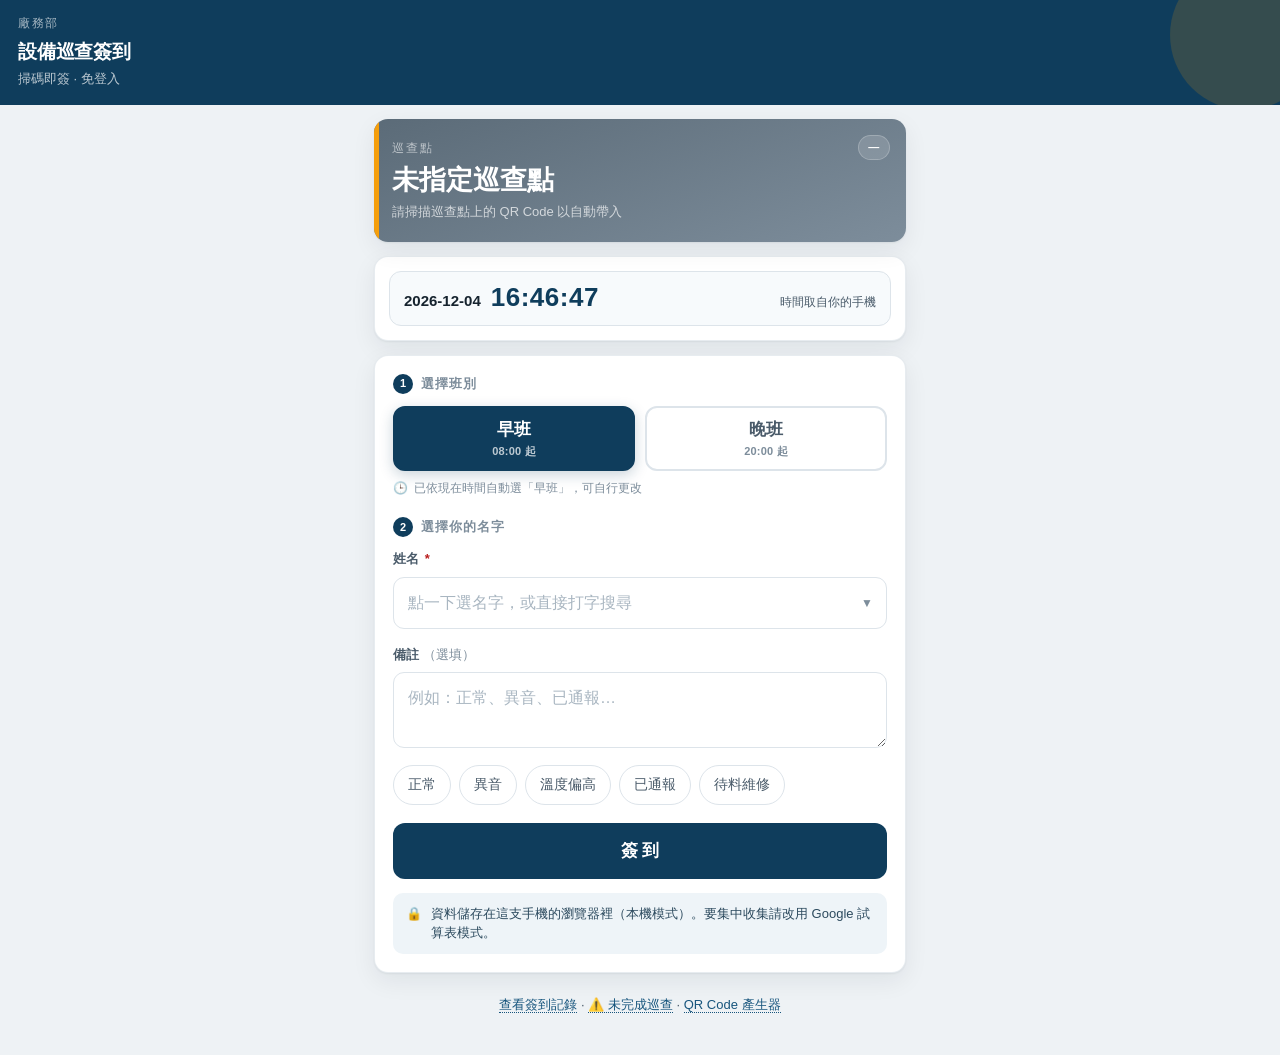
<file: index.html>
<!DOCTYPE html>
<html lang="zh-Hant">
<head>
<meta charset="UTF-8">
<meta name="viewport" content="width=device-width, initial-scale=1, viewport-fit=cover">
<meta name="theme-color" content="#0f3d5c">
<meta name="format-detection" content="telephone=no">
<title>巡查簽到</title>
<link rel="stylesheet" href="assets/base.css">
<style>
  /* 首頁專用微調 */
  .wrap{padding-top:14px}
  #formCard{transition:opacity .2s}
  .submitting{opacity:.55;pointer-events:none}
  .point-hero .name{word-break:break-word}
  .badge-point{display:inline-flex;align-items:center;gap:6px}
  .offline-bar{
    display:none;background:var(--warn-bg);color:var(--warn);
    font-size:13px;padding:9px 14px;border-radius:10px;margin-bottom:12px;
    align-items:center;gap:8px;
  }
  .offline-bar.show{display:flex}
  .queue-bar{
    display:none;background:#eef4f8;color:#2c4a5e;font-size:13px;
    padding:9px 14px;border-radius:10px;margin-bottom:12px;
    align-items:center;gap:8px;justify-content:space-between;
  }
  .queue-bar.show{display:flex}
  .queue-bar button{
    border:none;background:var(--primary);color:#fff;font-family:inherit;
    font-size:13px;font-weight:700;padding:7px 13px;border-radius:8px;cursor:pointer;
  }

  /* 班別大按鈕 */
  .shift-row{display:grid;grid-template-columns:1fr 1fr;gap:10px}
  .shift-btn{
    display:flex;flex-direction:column;align-items:center;justify-content:center;gap:3px;
    min-height:64px;padding:10px 8px;border-radius:12px;cursor:pointer;
    border:2px solid var(--line);background:#fff;color:var(--ink-2);
    font-family:inherit;font-size:17px;font-weight:800;transition:.15s;
  }
  .shift-btn .sub{font-size:11px;font-weight:600;color:var(--ink-3);letter-spacing:.02em}
  .shift-btn:active{transform:scale(.985)}
  .shift-btn.on{
    background:var(--primary);border-color:var(--primary);color:#fff;
    box-shadow:0 4px 14px rgba(15,61,92,.22);
  }
  .shift-btn.on .sub{color:rgba(255,255,255,.72)}
  .shift-hint{font-size:12px;color:var(--ink-3);margin-top:8px;display:flex;gap:6px;align-items:flex-start}
</style>
</head>
<body>

<header class="topbar">
  <div class="org" id="orgName">廠務部</div>
  <h1 id="siteTitle">設備巡查簽到</h1>
  <div class="sub">掃碼即簽 · 免登入</div>
</header>

<main class="wrap">

  <div class="offline-bar" id="offlineBar">
    <span>⚠️</span><span>目前沒有網路，簽到會先存在手機裡，恢復連線後自動補送。</span>
  </div>

  <div class="queue-bar" id="queueBar">
    <span id="queueText">有 0 筆待補送</span>
    <button type="button" id="queueBtn">立即補送</button>
  </div>

  <!-- 巡查點 -->
  <section class="point-hero" id="pointHero">
    <div class="code" id="pointCode">P1</div>
    <div class="label">巡查點</div>
    <div class="name" id="pointName">1 號機台</div>
    <div class="desc" id="pointDesc">A 區 · 生產線一</div>
  </section>

  <!-- 時間 -->
  <section class="card tight">
    <div class="clock">
      <span class="date" id="clockDate">2026-11-03</span>
      <span class="time" id="clockTime">00:00:00</span>
      <span class="hint">時間取自你的手機</span>
    </div>
  </section>

  <!-- 表單 -->
  <section class="card" id="formCard">
    <div class="card-title"><span class="num">1</span>選擇班別</div>

    <div class="shift-row" id="shiftRow">
      <button class="shift-btn" type="button" data-shift="早班">
        <span class="lbl">早班</span><span class="sub" id="dayRange">08:00 起</span>
      </button>
      <button class="shift-btn" type="button" data-shift="晚班">
        <span class="lbl">晚班</span><span class="sub" id="nightRange">20:00 起</span>
      </button>
    </div>
    <div class="shift-hint" id="shiftHint">
      <span>🕒</span><span id="shiftHintText">已依現在時間自動選班別，可自行更改</span>
    </div>

    <div class="card-title" style="margin-top:20px"><span class="num">2</span>選擇你的名字</div>

    <div class="field">
      <label for="nameInput">姓名 <span class="req">*</span></label>
      <div class="combo" id="combo">
        <input class="input" id="nameInput" type="text" autocomplete="off"
               placeholder="點一下選名字，或直接打字搜尋" aria-autocomplete="list"
               aria-expanded="false" aria-controls="comboList">
        <span class="caret">▼</span>
        <ul class="combo-list" id="comboList" role="listbox"></ul>
      </div>
    </div>

    <div class="field">
      <label for="remarkInput">備註 <span style="font-weight:400;color:var(--ink-3)">（選填）</span></label>
      <textarea id="remarkInput" placeholder="例如：正常、異音、已通報…" maxlength="200"></textarea>
      <div class="chips" id="chips"></div>
    </div>

    <div class="note info" id="dupNote" style="display:none">
      <span class="ico">ℹ️</span><span id="dupText"></span>
    </div>

    <div style="margin-top:18px">
      <button class="btn btn-primary" id="submitBtn" type="button">
        <span id="submitLabel">簽 到</span>
      </button>
    </div>

    <div class="note info" style="margin-top:14px">
      <span class="ico">🔒</span>
      <span id="modeNote">資料儲存在這支手機的瀏覽器裡。</span>
    </div>
  </section>

  <div class="foot">
    <a href="records.html">查看簽到記錄</a> · <a href="alert.html">⚠️ 未完成巡查</a> · <a href="qr.html">QR Code 產生器</a>
  </div>
</main>

<!-- 成功畫面 -->
<div class="success" id="success" role="dialog" aria-modal="true" aria-labelledby="succTitle">
  <div class="ring">
    <svg viewBox="0 0 64 64" aria-hidden="true"><path d="M14 34 L26 46 L50 20"/></svg>
  </div>
  <h2 id="succTitle">簽到成功</h2>
  <div class="who" id="succWho">王小明</div>
  <div class="meta" id="succPoint">1 號機台</div>
  <div class="meta" id="succShift">早班</div>
  <div class="meta" id="succTime">14:25:33</div>
  <div class="stamp" id="succStamp">2026-11-03 14:25:33</div>
  <div class="queue" id="succQueue" style="display:none"></div>
  <div class="actions">
    <button class="btn btn-ghost" id="againBtn" type="button">再簽一個</button>
  </div>
</div>

<div class="toast" id="toast"></div>

<script src="config.js"></script>
<script src="assets/store.js"></script>
<script>
(function () {
  "use strict";
  var CFG = window.CHECKIN_CONFIG || {};
  var $ = function (id) { return document.getElementById(id); };

  /* ---------- 基本設定套用 ---------- */
  document.title = (CFG.siteTitle || "巡查簽到");
  $("siteTitle").textContent = CFG.siteTitle || "巡查簽到";
  $("orgName").textContent = CFG.orgName || "";
  if (!CFG.orgName) $("orgName").style.display = "none";

  /* ---------- 取得巡查點 ---------- */
  function param(k) {
    var m = new RegExp("[?&]" + k + "=([^&#]*)").exec(location.search);
    return m ? decodeURIComponent(m[1].replace(/\+/g, " ")) : "";
  }

  var pointCode = (param("point") || param("p") || "").trim();
  var point = QC.getPoint(pointCode);

  if (!point) {
    // 沒帶參數或代碼錯誤 → 顯示提示，但仍可簽到（記錄為「未指定」）
    pointCode = pointCode || "NA";
    $("pointCode").textContent = pointCode === "NA" ? "—" : pointCode;
    $("pointName").textContent = pointCode === "NA" ? "未指定巡查點" : "未知巡查點 " + pointCode;
    $("pointDesc").textContent = pointCode === "NA"
      ? "請掃描巡查點上的 QR Code 以自動帶入"
      : "此代碼不在設定檔中，請確認 QR Code 是否正確";
    $("pointHero").style.background = "linear-gradient(160deg,#5b6b78,#7d8d9b)";
  } else {
    $("pointCode").textContent = point.code;
    $("pointName").textContent = point.name;
    $("pointDesc").textContent = point.desc || "";
    if (!point.desc) $("pointDesc").style.display = "none";
  }

  /* ---------- 時鐘 ---------- */
  var clockDate = $("clockDate"), clockTime = $("clockTime");
  function tick() {
    var d = new Date();
    clockDate.textContent = QC.fmtDate(d);
    clockTime.textContent = QC.fmtTime(d);
  }
  tick();
  setInterval(tick, 1000);

  /* ---------- 班別 ---------- */
  var SHIFT_CFG = CFG.shift || {};
  var DAY_LABEL = SHIFT_CFG.dayLabel || "早班";
  var NIGHT_LABEL = SHIFT_CFG.nightLabel || "晚班";
  var DAY_START = Number(SHIFT_CFG.dayStart != null ? SHIFT_CFG.dayStart : 8);
  var NIGHT_START = Number(SHIFT_CFG.nightStart != null ? SHIFT_CFG.nightStart : 20);

  function hhmm(h) { return (h < 10 ? "0" + h : h) + ":00"; }

  var shiftBtns = Array.prototype.slice.call(document.querySelectorAll(".shift-btn"));
  var currentShift = "";
  var shiftTouched = false;

  // 按鈕文字依 config 更新
  shiftBtns.forEach(function (b) {
    var isDay = b.dataset.shift === "早班";
    b.dataset.shift = isDay ? DAY_LABEL : NIGHT_LABEL;
    b.querySelector(".lbl").textContent = b.dataset.shift;
  });
  $("dayRange").textContent = hhmm(DAY_START) + " 起";
  $("nightRange").textContent = hhmm(NIGHT_START) + " 起";

  function setShift(label, byUser) {
    currentShift = label;
    if (byUser) shiftTouched = true;
    shiftBtns.forEach(function (b) {
      b.classList.toggle("on", b.dataset.shift === label);
      b.setAttribute("aria-pressed", b.dataset.shift === label ? "true" : "false");
    });
    checkDuplicate();
  }

  shiftBtns.forEach(function (b) {
    b.addEventListener("click", function () { setShift(b.dataset.shift, true); });
  });

  // 依現在時間自動預選（config.shift.autoSelect 可關）
  var autoShift = QC.shiftForDate(new Date());
  if (SHIFT_CFG.autoSelect === false) {
    setShift(autoShift, false);
    $("shiftHintText").textContent = "請選擇你的班別";
  } else {
    setShift(autoShift, false);
    $("shiftHintText").textContent = "已依現在時間自動選「" + autoShift + "」，可自行更改";
  }

  /* ---------- 姓名下拉（可搜尋） ---------- */
  var members = (CFG.members || []).slice();
  var nameInput = $("nameInput");
  var comboList = $("comboList");
  var combo = $("combo");
  var activeIdx = -1;
  var filtered = members.slice();

  function initial(n) {
    return n ? n.trim().charAt(0) : "?";
  }

  function renderList(kw) {
    kw = (kw || "").trim().toLowerCase();
    filtered = kw
      ? members.filter(function (m) { return m.toLowerCase().indexOf(kw) >= 0; })
      : members.slice();

    comboList.innerHTML = "";
    if (!filtered.length) {
      var li = document.createElement("li");
      li.className = "empty";
      li.textContent = "找不到符合的名字";
      comboList.appendChild(li);
      activeIdx = -1;
      return;
    }
    filtered.forEach(function (m, i) {
      var li = document.createElement("li");
      li.setAttribute("role", "option");
      li.dataset.name = m;
      li.innerHTML = '<span class="av"></span><span class="tx"></span>';
      li.querySelector(".av").textContent = initial(m);
      li.querySelector(".tx").textContent = m;
      if (i === activeIdx) li.classList.add("active");
      li.addEventListener("mousedown", function (e) {
        e.preventDefault();
        pick(m);
      });
      li.addEventListener("touchstart", function (e) {
        // 讓 touch 也能即時選取
        e.preventDefault();
        pick(m);
      }, { passive: false });
      comboList.appendChild(li);
    });
  }

  function openList() {
    renderList(nameInput.value === lastPicked ? "" : nameInput.value);
    comboList.classList.add("open");
    nameInput.setAttribute("aria-expanded", "true");
  }
  function closeList() {
    comboList.classList.remove("open");
    nameInput.setAttribute("aria-expanded", "false");
    activeIdx = -1;
  }

  var lastPicked = "";
  function pick(name) {
    nameInput.value = name;
    lastPicked = name;
    closeList();
    checkDuplicate();
  }

  nameInput.addEventListener("focus", function () {
    if (nameInput.value === lastPicked) nameInput.select();
    openList();
  });
  nameInput.addEventListener("input", function () {
    lastPicked = "";
    activeIdx = -1;
    openList();
    checkDuplicate();
  });
  nameInput.addEventListener("keydown", function (e) {
    var items = comboList.querySelectorAll("li[data-name]");
    if (e.key === "ArrowDown") {
      e.preventDefault();
      if (!comboList.classList.contains("open")) { openList(); return; }
      activeIdx = Math.min(activeIdx + 1, items.length - 1);
      renderList(nameInput.value === lastPicked ? "" : nameInput.value);
    } else if (e.key === "ArrowUp") {
      e.preventDefault();
      activeIdx = Math.max(activeIdx - 1, 0);
      renderList(nameInput.value === lastPicked ? "" : nameInput.value);
    } else if (e.key === "Enter") {
      if (comboList.classList.contains("open") && activeIdx >= 0 && filtered[activeIdx]) {
        e.preventDefault();
        pick(filtered[activeIdx]);
      } else if (comboList.classList.contains("open")) {
        e.preventDefault();
        closeList();
      }
    } else if (e.key === "Escape") {
      closeList();
    }
  });

  document.addEventListener("click", function (e) {
    if (!combo.contains(e.target)) closeList();
  });

  /* ---------- 備註 chips ---------- */
  var remarkInput = $("remarkInput");
  var chipsBox = $("chips");
  (CFG.remarkPresets || []).forEach(function (r) {
    var b = document.createElement("button");
    b.type = "button";
    b.className = "chip";
    b.textContent = r;
    b.addEventListener("click", function () {
      var cur = remarkInput.value.trim();
      if (b.classList.contains("on")) {
        b.classList.remove("on");
        remarkInput.value = cur.replace(r, "").replace(/^[、,，\s]+|[、,，\s]+$/g, "").trim();
      } else {
        b.classList.add("on");
        remarkInput.value = cur ? cur + "、" + r : r;
      }
    });
    chipsBox.appendChild(b);
  });

  /* ---------- 重複簽到檢查 ---------- */
  var dupNote = $("dupNote"), dupText = $("dupText");
  var dupRecord = null;

  function checkDuplicate() {
    // 初始化階段（DOM 變數尚未賦值）先跳過，避免 TypeError
    if (!nameInput || !dupNote) return;
    var nm = nameInput.value.trim();
    dupRecord = null;
    if (!nm) { dupNote.style.display = "none"; return; }
    var today = QC.fmtDate(new Date());
    var found = QC.findDuplicate(nm, pointCode, today, currentShift);
    if (found) {
      dupRecord = found;
      dupText.textContent = "你今天" + (found.shift || currentShift) + " " + found.time.slice(0, 5) +
        " 已在「" + (found.pointName || QC.pointName(found.point)) + "」簽到過了。";
      dupNote.style.display = "flex";
      dupNote.className = "note warn";
    } else {
      dupNote.style.display = "none";
    }
  }

  /* ---------- 送出 ---------- */
  var submitBtn = $("submitBtn");
  var formCard = $("formCard");
  var submitting = false;

  function toast(msg, kind) {
    var t = $("toast");
    t.textContent = msg;
    t.className = "toast show" + (kind ? " " + kind : "");
    clearTimeout(t._tm);
    t._tm = setTimeout(function () { t.className = "toast"; }, 2600);
  }

  function doSubmit() {
    if (submitting) return;
    var nm = nameInput.value.trim();

    if (!nm) {
      toast("請先選擇你的名字", "err");
      nameInput.focus();
      return;
    }
    if (members.length && members.indexOf(nm) < 0) {
      // 不在名單內 → 允許但提醒
      if (!confirm("「" + nm + "」不在人員名單中，仍要送出嗎？")) return;
    }
    if (dupRecord && !CFG.allowDuplicateOverride) {
      toast("你今天" + (dupRecord.shift || currentShift) + "已在「" +
        (dupRecord.pointName || QC.pointName(dupRecord.point)) + "」簽到過了", "err");
      return;
    }

    submitting = true;
    formCard.classList.add("submitting");
    submitBtn.disabled = true;
    $("submitLabel").textContent = "送出中…";

    var now = new Date();
    var rec = {
      id: QC.uid(),
      ts: QC.fmtStamp(now),
      date: QC.fmtDate(now),
      time: QC.fmtTime(now),
      point: pointCode,
      pointName: point ? point.name : (pointCode === "NA" ? "未指定" : pointCode),
      shift: currentShift,
      name: nm,
      remark: remarkInput.value.trim(),
      device: QC.deviceInfo(),
      synced: false
    };

    QC.submit(rec).then(function (res) {
      submitting = false;
      formCard.classList.remove("submitting");
      submitBtn.disabled = false;
      $("submitLabel").textContent = "簽 到";

      QC.setLastName(nm);
      showSuccess(rec, res);
      refreshQueueBar();
    }).catch(function (err) {
      submitting = false;
      formCard.classList.remove("submitting");
      submitBtn.disabled = false;
      $("submitLabel").textContent = "簽 到";
      toast("送出失敗，請再試一次", "err");
    });
  }

  submitBtn.addEventListener("click", doSubmit);
  remarkInput.addEventListener("keydown", function (e) {
    if (e.key === "Enter" && (e.ctrlKey || e.metaKey)) { e.preventDefault(); doSubmit(); }
  });

  /* ---------- 成功畫面 ---------- */
  var success = $("success");
  var autoTimer = null;

  function showSuccess(rec, res) {
    $("succWho").textContent = rec.name;
    $("succPoint").textContent = rec.pointName;
    $("succShift").textContent = rec.shift || "";
    $("succTime").textContent = rec.time;
    $("succStamp").textContent = rec.ts;

    var q = $("succQueue");
    if (res && res.queued) {
      q.style.display = "block";
      q.textContent = res.reason === "offline"
        ? "目前離線，已存在手機裡，恢復網路後會自動補送。"
        : "暫時無法連上試算表，已存在手機裡，稍後會自動補送。";
    } else {
      q.style.display = "none";
    }

    success.classList.add("show");
    document.body.style.overflow = "hidden";

    var secs = Number(CFG.autoResetSeconds || 0);
    if (secs > 0) {
      clearTimeout(autoTimer);
      autoTimer = setTimeout(resetForm, secs * 1000);
    }
  }

  function resetForm() {
    clearTimeout(autoTimer);
    success.classList.remove("show");
    document.body.style.overflow = "";
    nameInput.value = "";
    lastPicked = "";
    remarkInput.value = "";
    Array.prototype.forEach.call(chipsBox.children, function (c) { c.classList.remove("on"); });
    dupNote.style.display = "none";
    dupRecord = null;
    // 回到表單時重新依現在時間預選班別（若人員沒手動改過）
    if (!shiftTouched) setShift(QC.shiftForDate(new Date()), false);
    tick();
    window.scrollTo(0, 0);
  }

  $("againBtn").addEventListener("click", resetForm);

  /* ---------- 離線 / 佇列 ---------- */
  var offlineBar = $("offlineBar");
  var queueBar = $("queueBar");

  function refreshOnline() {
    offlineBar.classList.toggle("show", !navigator.onLine);
  }

  function refreshQueueBar() {
    var n = QC.queueSize();
    if (n > 0 && QC.useSheet()) {
      $("queueText").textContent = "有 " + n + " 筆待補送";
      queueBar.classList.add("show");
    } else {
      queueBar.classList.remove("show");
    }
  }

  $("queueBtn").addEventListener("click", function () {
    var btn = this;
    btn.disabled = true;
    btn.textContent = "補送中…";
    QC.flushQueue().then(function (r) {
      btn.disabled = false;
      btn.textContent = "立即補送";
      refreshQueueBar();
      toast(r.sent ? "已補送 " + r.sent + " 筆" : "目前沒有可補送的資料",
            r.sent ? "ok" : "");
    });
  });

  window.addEventListener("online", function () {
    refreshOnline();
    QC.flushQueue().then(refreshQueueBar);
  });
  window.addEventListener("offline", refreshOnline);

  /* ---------- 儲存模式說明 ---------- */
  if (QC.useSheet()) {
    $("modeNote").textContent = "簽到資料會送到 Google 試算表，並在這支手機保留一份備份。";
  } else if (String(CFG.storageMode).toLowerCase() === "sheet") {
    $("modeNote").textContent = "尚未設定 Apps Script 網址，目前資料只存在這支手機的瀏覽器裡。";
  } else {
    $("modeNote").textContent = "資料儲存在這支手機的瀏覽器裡（本機模式）。要集中收集請改用 Google 試算表模式。";
  }

  /* ---------- 初始化 ---------- */
  var remembered = QC.getLastName();
  if (remembered && members.indexOf(remembered) >= 0) {
    nameInput.value = remembered;
    lastPicked = remembered;
  }
  refreshOnline();
  refreshQueueBar();
  if (QC.useSheet() && navigator.onLine) {
    QC.flushQueue().then(refreshQueueBar);
  }
  checkDuplicate();
})();
</script>
</body>
</html>
</file>
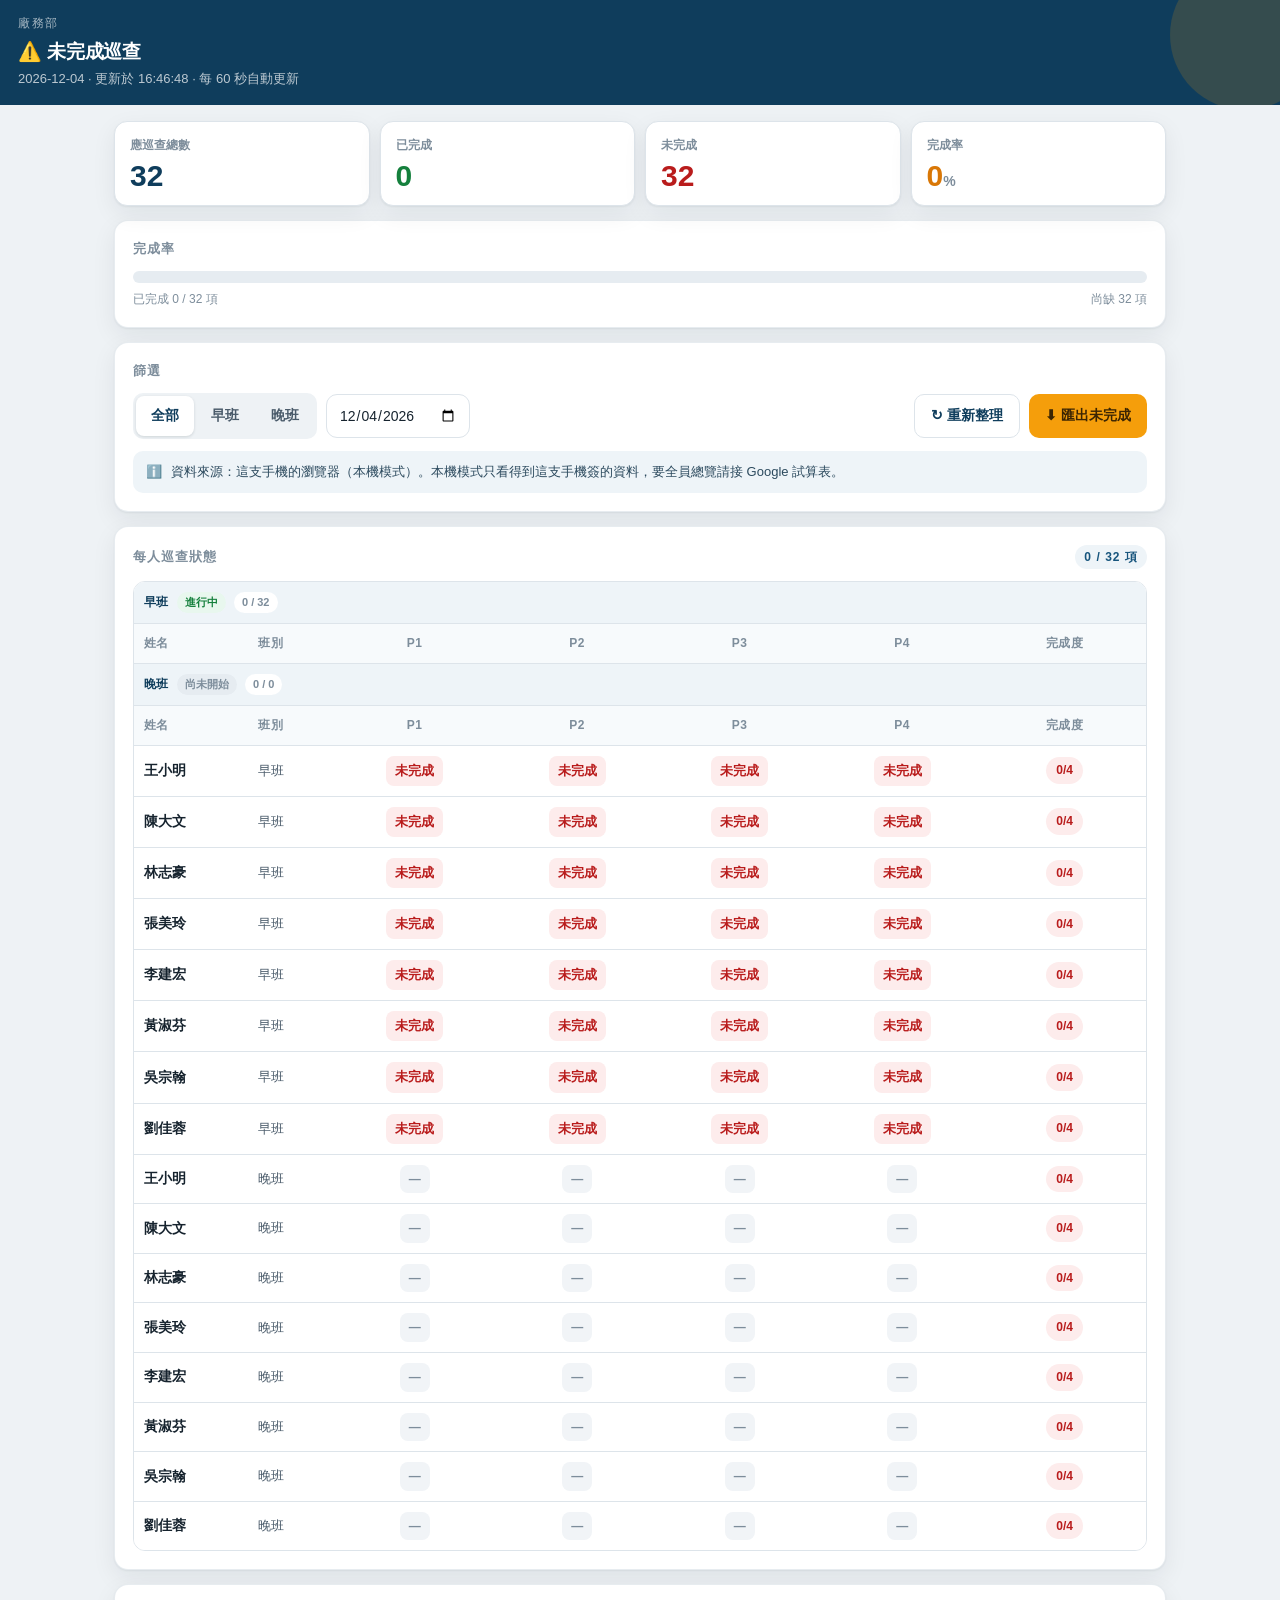
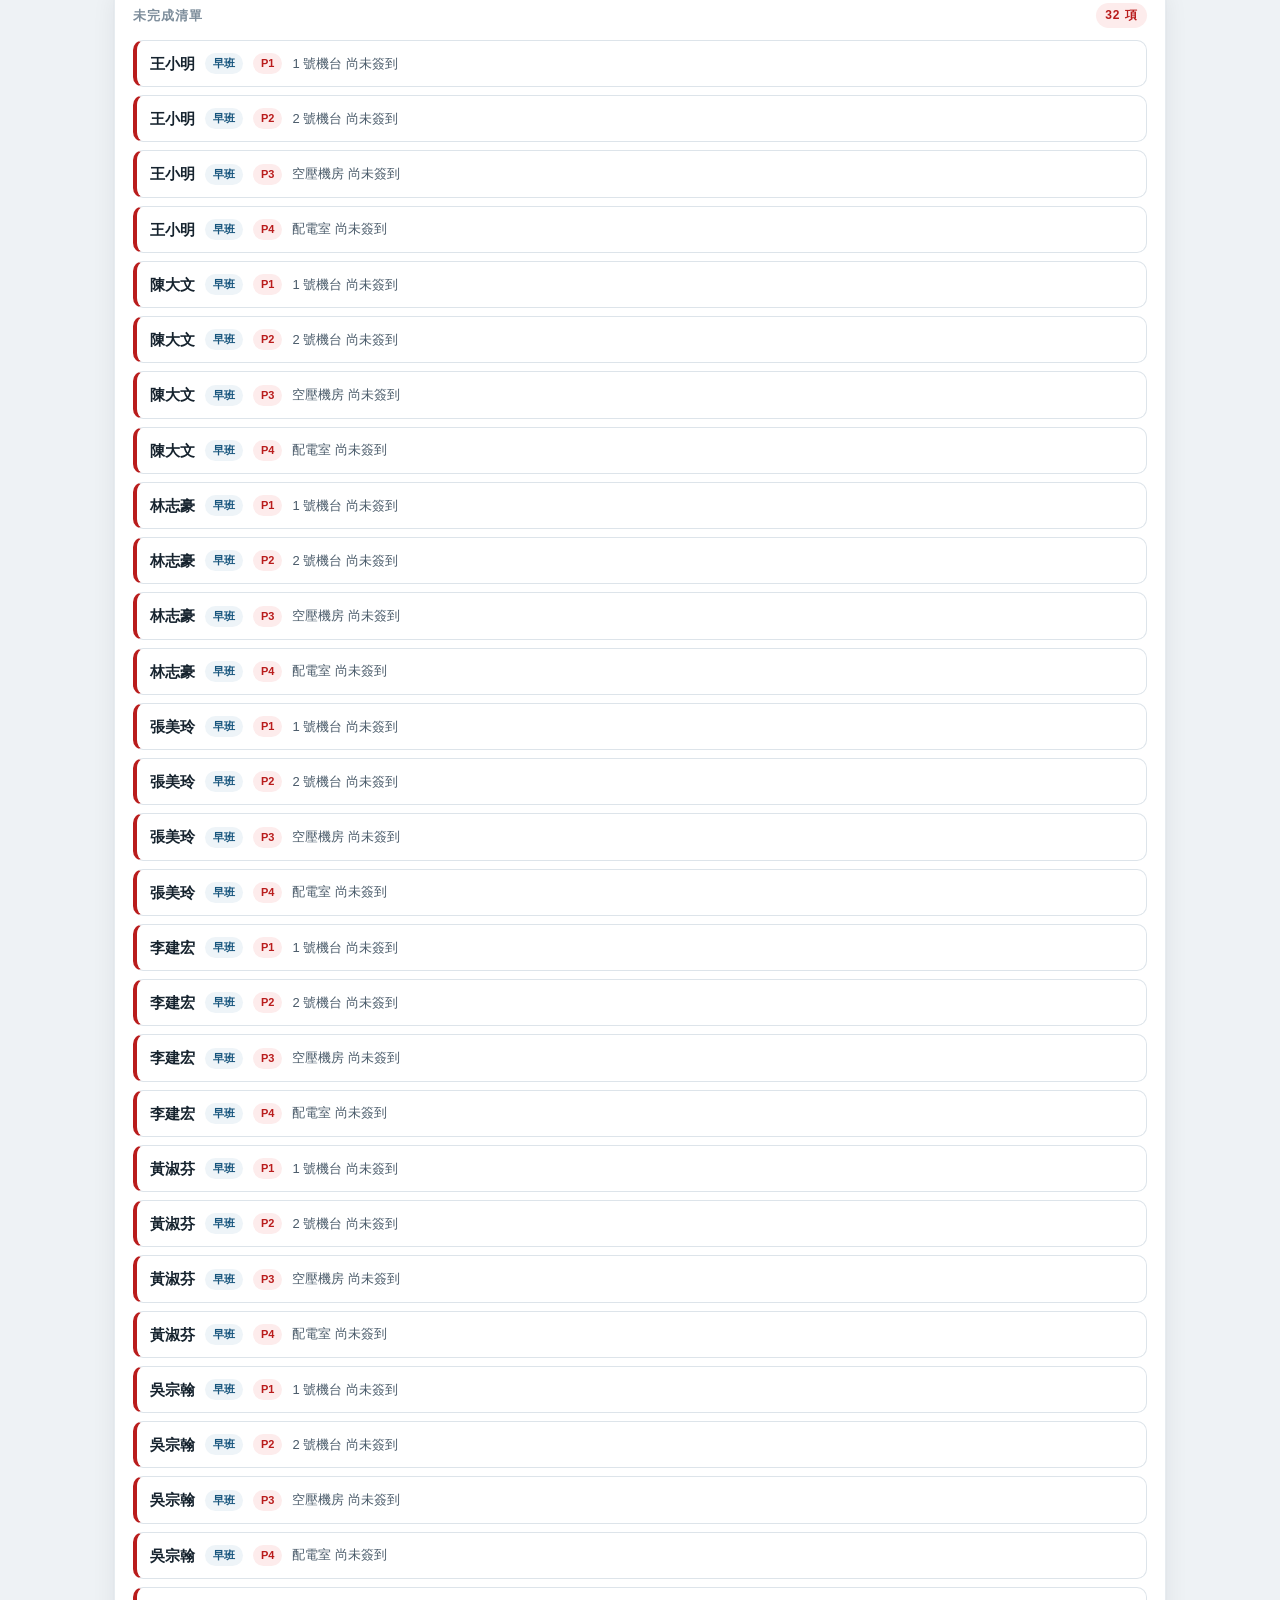
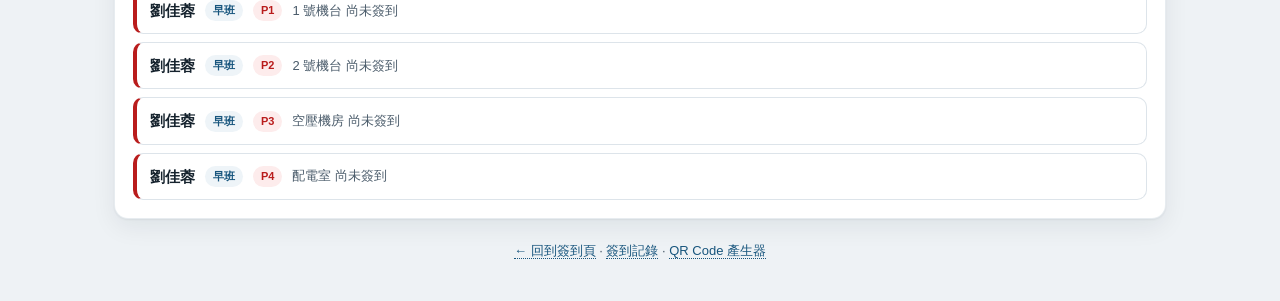
<file: alert.html>
<!DOCTYPE html>
<html lang="zh-Hant">
<head>
<meta charset="UTF-8">
<meta name="viewport" content="width=device-width, initial-scale=1, viewport-fit=cover">
<meta name="theme-color" content="#0f3d5c">
<title>未完成巡查</title>
<link rel="stylesheet" href="assets/base.css">
<style>
  /* ---------- 統計卡片 ---------- */
  .kpi-row{display:grid;grid-template-columns:repeat(2,1fr);gap:10px;margin-bottom:14px}
  @media (min-width:760px){.kpi-row{grid-template-columns:repeat(4,1fr)}}
  .kpi{
    background:#fff;border:1px solid var(--line);border-radius:13px;
    padding:14px 15px;box-shadow:var(--shadow);
  }
  .kpi .k{font-size:12px;color:var(--ink-3);margin-bottom:5px;font-weight:600}
  .kpi .v{
    font-size:30px;font-weight:800;line-height:1.05;color:var(--primary);
    font-variant-numeric:tabular-nums;
  }
  .kpi .v small{font-size:14px;font-weight:600;color:var(--ink-3)}
  .kpi.miss .v{color:var(--err)}
  .kpi.done .v{color:var(--ok)}
  .kpi.rate .v{color:var(--accent-2)}

  .rate-bar{
    height:12px;border-radius:6px;background:#e6ecf1;overflow:hidden;margin-top:12px;
  }
  .rate-bar > i{
    display:block;height:100%;border-radius:6px;
    background:linear-gradient(90deg,var(--ok),#22c55e);
    transition:width .4s ease;
  }
  .rate-meta{display:flex;justify-content:space-between;font-size:12px;color:var(--ink-3);margin-top:7px}

  /* ---------- 工具列 ---------- */
  .toolbar{display:flex;gap:9px;flex-wrap:wrap;align-items:center;margin-bottom:12px}
  .toolbar .spacer{flex:1}
  .seg{display:inline-flex;background:#eef2f5;border-radius:10px;padding:3px;gap:2px}
  .seg button{
    border:none;background:transparent;font-family:inherit;font-size:14px;font-weight:700;
    color:var(--ink-2);padding:9px 15px;border-radius:8px;cursor:pointer;min-height:40px;
  }
  .seg button.on{background:#fff;color:var(--primary);box-shadow:0 1px 3px rgba(16,35,46,.14)}

  /* ---------- 主表格 ---------- */
  .matrix-wrap{overflow-x:auto;-webkit-overflow-scrolling:touch;border-radius:12px;border:1px solid var(--line)}
  table.matrix{width:100%;border-collapse:collapse;font-size:14px;background:#fff}
  table.matrix th,table.matrix td{
    padding:10px 10px;text-align:left;border-bottom:1px solid var(--line);white-space:nowrap;
  }
  table.matrix th{
    background:#f7fafc;font-size:12px;color:var(--ink-3);font-weight:700;
    letter-spacing:.04em;position:sticky;top:0;z-index:2;
  }
  table.matrix th.pt,table.matrix td.pt{text-align:center;min-width:88px}
  table.matrix tbody tr:last-child td{border-bottom:none}
  table.matrix tbody tr:hover{background:#fafcfd}
  table.matrix td.nm{font-weight:700}
  table.matrix td.sh{font-size:13px;color:var(--ink-2)}

  .cell-ok{
    display:inline-flex;align-items:center;gap:4px;justify-content:center;
    background:var(--ok-bg);color:var(--ok);font-weight:700;font-size:13px;
    padding:5px 9px;border-radius:8px;font-variant-numeric:tabular-nums;
  }
  .cell-miss{
    display:inline-flex;align-items:center;gap:4px;justify-content:center;
    background:var(--err-bg);color:var(--err);font-weight:700;font-size:13px;
    padding:5px 9px;border-radius:8px;
  }
  .cell-na{
    display:inline-flex;align-items:center;justify-content:center;
    background:#f1f4f7;color:var(--ink-3);font-weight:600;font-size:12px;
    padding:5px 9px;border-radius:8px;
  }
  .pct-pill{
    display:inline-block;font-size:12px;font-weight:800;padding:4px 10px;border-radius:999px;
    font-variant-numeric:tabular-nums;
  }
  .pct-pill.full{background:var(--ok-bg);color:var(--ok)}
  .pct-pill.part{background:var(--warn-bg);color:var(--warn)}
  .pct-pill.zero{background:var(--err-bg);color:var(--err)}

  .shift-head{
    background:#eef4f8 !important;color:var(--primary) !important;
    font-size:12px;letter-spacing:.1em;
  }
  .shift-head .tag{
    display:inline-block;font-size:11px;font-weight:700;padding:2px 8px;border-radius:999px;
    background:#fff;color:var(--ink-3);margin-left:8px;letter-spacing:0;
  }
  .shift-head .tag.live{background:var(--ok-bg);color:var(--ok)}
  .shift-head .tag.wait{background:#e6ecf1;color:var(--ink-3)}

  /* ---------- 未完成清單 ---------- */
  .miss-list{display:flex;flex-direction:column;gap:8px}
  .miss-item{
    display:flex;align-items:center;gap:10px;flex-wrap:wrap;
    border:1px solid var(--line);border-left:4px solid var(--err);
    border-radius:10px;padding:11px 13px;background:#fff;
  }
  .miss-item .who{font-weight:800;font-size:15px}
  .miss-item .where{font-size:13px;color:var(--ink-2)}
  .miss-item .sh-tag{
    font-size:11px;font-weight:700;padding:2px 8px;border-radius:999px;
    background:#eef4f8;color:var(--primary-2);
  }
  .miss-item .pt-tag{
    font-size:11px;font-weight:700;padding:2px 8px;border-radius:999px;
    background:var(--err-bg);color:var(--err);
  }
  .miss-item .spacer{flex:1}

  /* ---------- 手機：卡片式 ---------- */
  .cards{display:none;flex-direction:column;gap:10px}
  .pcard{
    background:#fff;border:1px solid var(--line);border-radius:13px;
    padding:13px 14px;box-shadow:0 1px 2px rgba(16,35,46,.05);
  }
  .pcard .hd{display:flex;align-items:center;gap:8px;margin-bottom:10px}
  .pcard .hd .nm{font-weight:800;font-size:16px;flex:1}
  .pcard .hd .sh-tag{
    font-size:11px;font-weight:700;padding:2px 8px;border-radius:999px;
    background:#eef4f8;color:var(--primary-2);
  }
  .pcard .grid2{display:grid;grid-template-columns:1fr 1fr;gap:8px}
  .pcard .box{
    border:1px solid var(--line);border-radius:10px;padding:9px 10px;
    display:flex;flex-direction:column;gap:3px;
  }
  .pcard .box .pt{font-size:11px;color:var(--ink-3);font-weight:700}
  .pcard .box.ok{background:var(--ok-bg);border-color:#bfe6cd}
  .pcard .box.ok .pt{color:var(--ok)}
  .pcard .box.miss{background:var(--err-bg);border-color:#f3c9c9}
  .pcard .box.miss .pt{color:var(--err)}
  .pcard .box .st{font-size:14px;font-weight:800;font-variant-numeric:tabular-nums}
  .pcard .box.ok .st{color:var(--ok)}
  .pcard .box.miss .st{color:var(--err)}
  .pcard .box.na{background:#f1f4f7}
  .pcard .box.na .st{color:var(--ink-3);font-size:12px}
  .pcard .ft{margin-top:9px;font-size:12px;color:var(--ink-3);display:flex;justify-content:space-between}

  @media (max-width:700px){
    .matrix-wrap{display:none}
    .cards{display:flex}
    .kpi .v{font-size:25px}
    .kpi{padding:12px 13px}
  }

  .live-dot{
    display:inline-block;width:7px;height:7px;border-radius:50%;background:var(--ok);
    margin-right:5px;vertical-align:middle;animation:pulse 1.8s infinite;
  }
  @keyframes pulse{0%,100%{opacity:1}50%{opacity:.35}}
</style>
</head>
<body>

<header class="topbar">
  <div class="org" id="orgName">廠務部</div>
  <h1>⚠️ 未完成巡查</h1>
  <div class="sub" id="subLine">—</div>
</header>

<main class="wrap wide">

  <!-- 統計 -->
  <div class="kpi-row" id="kpiRow"></div>

  <section class="card">
    <div class="card-title">完成率</div>
    <div class="rate-bar"><i id="rateFill" style="width:0%"></i></div>
    <div class="rate-meta">
      <span id="rateLeft">—</span>
      <span id="rateRight">—</span>
    </div>
  </section>

  <!-- 篩選 -->
  <section class="card">
    <div class="card-title">篩選</div>
    <div class="toolbar" style="margin-bottom:0">
      <div class="seg" id="shiftSeg">
        <button type="button" data-shift="all" class="on">全部</button>
        <button type="button" data-shift="早班">早班</button>
        <button type="button" data-shift="晚班">晚班</button>
      </div>
      <input class="input" type="date" id="fDate" style="width:auto;min-height:44px;padding:8px 12px;font-size:14px">
      <div class="spacer"></div>
      <button class="btn btn-ghost btn-sm" id="refreshBtn" type="button">↻ 重新整理</button>
      <button class="btn btn-accent btn-sm" id="csvBtn" type="button">⬇ 匯出未完成</button>
    </div>
    <div class="note info" style="margin-top:12px">
      <span class="ico">ℹ️</span>
      <span id="sourceNote">—</span>
    </div>
  </section>

  <!-- 主表格（桌機） -->
  <section class="card">
    <div class="card-title">每人巡查狀態 <span id="countBadge" class="badge" style="margin-left:auto">—</span></div>
    <div class="matrix-wrap">
      <table class="matrix" id="matrixTable">
        <thead id="matrixHead"></thead>
        <tbody id="matrixBody"></tbody>
      </table>
    </div>
    <div class="cards" id="cardsBox"></div>
    <div class="empty-state" id="emptyState" style="display:none">
      <div class="big">✅</div>
      <div>這個條件下沒有資料</div>
    </div>
  </section>

  <!-- 未完成清單 -->
  <section class="card">
    <div class="card-title">未完成清單 <span id="missBadge" class="badge err" style="margin-left:auto">0 項</span></div>
    <div class="miss-list" id="missList"></div>
    <div class="empty-state" id="missEmpty" style="display:none">
      <div class="big">🎉</div>
      <div>全部巡查點都完成了</div>
    </div>
  </section>

  <div class="foot">
    <a href="index.html">← 回到簽到頁</a> · <a href="records.html">簽到記錄</a> · <a href="qr.html">QR Code 產生器</a>
  </div>
</main>

<div class="toast" id="toast"></div>

<script src="config.js"></script>
<script src="assets/store.js"></script>
<script>
(function () {
  "use strict";
  var CFG = window.CHECKIN_CONFIG || {};
  var $ = function (id) { return document.getElementById(id); };

  document.title = "未完成巡查 · " + (CFG.siteTitle || "巡查簽到");
  $("orgName").textContent = CFG.orgName || "";
  if (!CFG.orgName) $("orgName").style.display = "none";

  var ALERT_CFG = CFG.alert || {};
  var AUTO_SEC = Number(ALERT_CFG.autoRefreshSeconds != null ? ALERT_CFG.autoRefreshSeconds : 60);
  var COUNT_NOT_STARTED = !!ALERT_CFG.countNotStarted;

  var shiftFilter = "all";
  var autoTimer = null;
  var lastRefresh = null;

  function toast(msg, kind) {
    var t = $("toast");
    t.textContent = msg;
    t.className = "toast show" + (kind ? " " + kind : "");
    clearTimeout(t._tm);
    t._tm = setTimeout(function () { t.className = "toast"; }, 2400);
  }

  /* ---------- 班別切換鈕文字 ---------- */
  (function () {
    var labels = QC.shiftLabels();
    var btns = $("shiftSeg").querySelectorAll("button");
    btns[1].dataset.shift = labels[0];
    btns[1].textContent = labels[0];
    btns[2].dataset.shift = labels[1];
    btns[2].textContent = labels[1];
  })();

  /* ---------- 日期預設今天 ---------- */
  $("fDate").value = QC.fmtDate(new Date());

  /* ---------- 渲染 ---------- */
  function render() {
    var dateStr = $("fDate").value || QC.fmtDate(new Date());
    var m = QC.buildMatrix({
      date: dateStr,
      shiftFilter: shiftFilter,
      countNotStarted: COUNT_NOT_STARTED
    });

    renderKpi(m);
    renderMatrix(m);
    renderMissing(m);

    lastRefresh = new Date();
    updateSubLine(m);
  }

  function renderKpi(m) {
    var t = m.totals;
    var html = "";
    html += '<div class="kpi"><div class="k">應巡查總數</div><div class="v">' + t.expected + '</div></div>';
    html += '<div class="kpi done"><div class="k">已完成</div><div class="v">' + t.done + '</div></div>';
    html += '<div class="kpi miss"><div class="k">未完成</div><div class="v">' + t.missing + '</div></div>';
    html += '<div class="kpi rate"><div class="k">完成率</div><div class="v">' + t.rate + '<small>%</small></div></div>';
    $("kpiRow").innerHTML = html;

    $("rateFill").style.width = t.rate + "%";
    $("rateLeft").textContent = "已完成 " + t.done + " / " + t.expected + " 項";
    $("rateRight").textContent = t.missing ? "尚缺 " + t.missing + " 項" : "全部完成";
  }

  function renderMatrix(m) {
    var pts = m.points;
    var head = $("matrixHead");
    var body = $("matrixBody");
    var cards = $("cardsBox");

    head.innerHTML = "";
    body.innerHTML = "";
    cards.innerHTML = "";

    var hasRows = false;

    m.shifts.forEach(function (s) {
      if (!s.rows.length) return;
      hasRows = true;

      /* ---- 桌機表頭 ---- */
      var trh = document.createElement("tr");
      var th = document.createElement("th");
      th.colSpan = 2 + pts.length + 1;
      th.className = "shift-head";
      th.innerHTML = s.label +
        '<span class="tag ' + (s.started ? "live" : "wait") + '">' +
        (s.started ? "進行中" : "尚未開始") + '</span>' +
        '<span class="tag">' + s.done + ' / ' + s.expected + '</span>';
      trh.appendChild(th);
      head.appendChild(trh);

      var trh2 = document.createElement("tr");
      trh2.innerHTML = '<th>姓名</th><th>班別</th>' +
        pts.map(function (p) { return '<th class="pt">' + p.code + '</th>'; }).join("") +
        '<th class="pt">完成度</th>';
      head.appendChild(trh2);

      /* ---- 桌機列 ---- */
      s.rows.forEach(function (row) {
        var tr = document.createElement("tr");
        var tds = "";
        tds += '<td class="nm"></td><td class="sh"></td>';
        pts.forEach(function (p) {
          var c = row.cells[p.code];
          if (!s.started && !COUNT_NOT_STARTED) {
            tds += '<td class="pt"><span class="cell-na">—</span></td>';
          } else if (c && c.done) {
            tds += '<td class="pt"><span class="cell-ok">✓ ' + String(c.time || "").slice(0, 5) + '</span></td>';
          } else {
            tds += '<td class="pt"><span class="cell-miss">未完成</span></td>';
          }
        });
        var pct = Math.round(row.done / row.total * 100);
        var cls = pct === 100 ? "full" : (pct === 0 ? "zero" : "part");
        tds += '<td class="pt"><span class="pct-pill ' + cls + '">' + row.done + '/' + row.total + '</span></td>';
        tr.innerHTML = tds;
        tr.querySelector("td.nm").textContent = row.name;
        tr.querySelector("td.sh").textContent = s.label;
        body.appendChild(tr);

        /* ---- 手機卡片 ---- */
        var card = document.createElement("div");
        card.className = "pcard";
        var boxes = pts.map(function (p) {
          var c = row.cells[p.code];
          if (!s.started && !COUNT_NOT_STARTED) {
            return '<div class="box na"><span class="pt">' + p.code + ' ' + p.name +
                   '</span><span class="st">尚未開始</span></div>';
          }
          if (c && c.done) {
            return '<div class="box ok"><span class="pt">' + p.code + ' ' + p.name +
                   '</span><span class="st">✓ ' + String(c.time || "").slice(0, 5) + '</span></div>';
          }
          return '<div class="box miss"><span class="pt">' + p.code + ' ' + p.name +
                 '</span><span class="st">未完成</span></div>';
        }).join("");
        card.innerHTML =
          '<div class="hd"><span class="nm"></span><span class="sh-tag">' + s.label + '</span></div>' +
          '<div class="grid2">' + boxes + '</div>' +
          '<div class="ft"><span>' + (s.started ? "進行中" : "尚未開始") + '</span>' +
          '<span>' + row.done + ' / ' + row.total + ' 點</span></div>';
        card.querySelector(".hd .nm").textContent = row.name;
        cards.appendChild(card);
      });
    });

    $("emptyState").style.display = hasRows ? "none" : "block";
    $("countBadge").textContent = m.totals.expected
      ? (m.totals.done + " / " + m.totals.expected + " 項")
      : "無資料";
  }

  function renderMissing(m) {
    var list = QC.buildMissingList(m);
    var box = $("missList");
    box.innerHTML = "";
    $("missBadge").textContent = list.length + " 項";
    $("missEmpty").style.display = list.length ? "none" : "block";

    list.forEach(function (x) {
      var el = document.createElement("div");
      el.className = "miss-item";
      el.innerHTML =
        '<span class="who"></span>' +
        '<span class="sh-tag">' + x.shift + '</span>' +
        '<span class="pt-tag">' + x.point + '</span>' +
        '<span class="where"></span>';
      el.querySelector(".who").textContent = x.name;
      el.querySelector(".where").textContent = x.pointName + " 尚未簽到";
      box.appendChild(el);
    });
  }

  function updateSubLine(m) {
    var src = QC.useSheet()
      ? "資料來源：本機備份 + Google 試算表"
      : "資料來源：這支手機的瀏覽器（本機模式）";
    var t = lastRefresh ? QC.fmtTime(lastRefresh) : "—";
    var auto = AUTO_SEC > 0 ? " · 每 " + AUTO_SEC + " 秒自動更新" : "";
    $("subLine").textContent = m.date + " · 更新於 " + t + auto;
    $("sourceNote").textContent = src +
      (QC.useSheet() ? "" : "。本機模式只看得到這支手機簽的資料，要全員總覽請接 Google 試算表。");
  }

  /* ---------- 事件 ---------- */
  $("shiftSeg").addEventListener("click", function (e) {
    var b = e.target.closest("button");
    if (!b) return;
    Array.prototype.forEach.call(this.querySelectorAll("button"), function (x) {
      x.classList.toggle("on", x === b);
    });
    shiftFilter = b.dataset.shift;
    render();
  });

  $("fDate").addEventListener("change", render);

  $("refreshBtn").addEventListener("click", function () {
    var btn = this;
    btn.disabled = true;
    var done = function () {
      btn.disabled = false;
      render();
      toast("已更新", "ok");
    };
    if (QC.useSheet() && navigator.onLine) {
      QC.flushQueue().then(done).catch(done);
    } else {
      done();
    }
  });

  $("csvBtn").addEventListener("click", function () {
    var m = QC.buildMatrix({
      date: $("fDate").value || QC.fmtDate(new Date()),
      shiftFilter: shiftFilter,
      countNotStarted: COUNT_NOT_STARTED
    });
    var list = QC.buildMissingList(m);
    if (!list.length) { toast("目前沒有未完成項目", "err"); return; }
    var rows = list.map(function (x) {
      return {
        ts: m.date, date: m.date, time: "", point: x.point, pointName: x.pointName,
        shift: x.shift, name: x.name, remark: "未完成", device: "", synced: true
      };
    });
    QC.downloadCSV("missing-" + m.date + ".csv", rows);
    toast("已匯出 " + rows.length + " 項", "ok");
  });

  /* ---------- 自動更新 ---------- */
  function startAuto() {
    clearInterval(autoTimer);
    if (AUTO_SEC <= 0) return;
    autoTimer = setInterval(function () {
      if (document.hidden) return;
      if (QC.useSheet() && navigator.onLine) {
        QC.flushQueue().then(render).catch(render);
      } else {
        render();
      }
    }, AUTO_SEC * 1000);
  }

  /* ---------- 啟動 ---------- */
  render();
  startAuto();

  if (QC.useSheet() && navigator.onLine) {
    QC.flushQueue().then(render).catch(render);
  }
})();
</script>
</body>
</html>
</file>
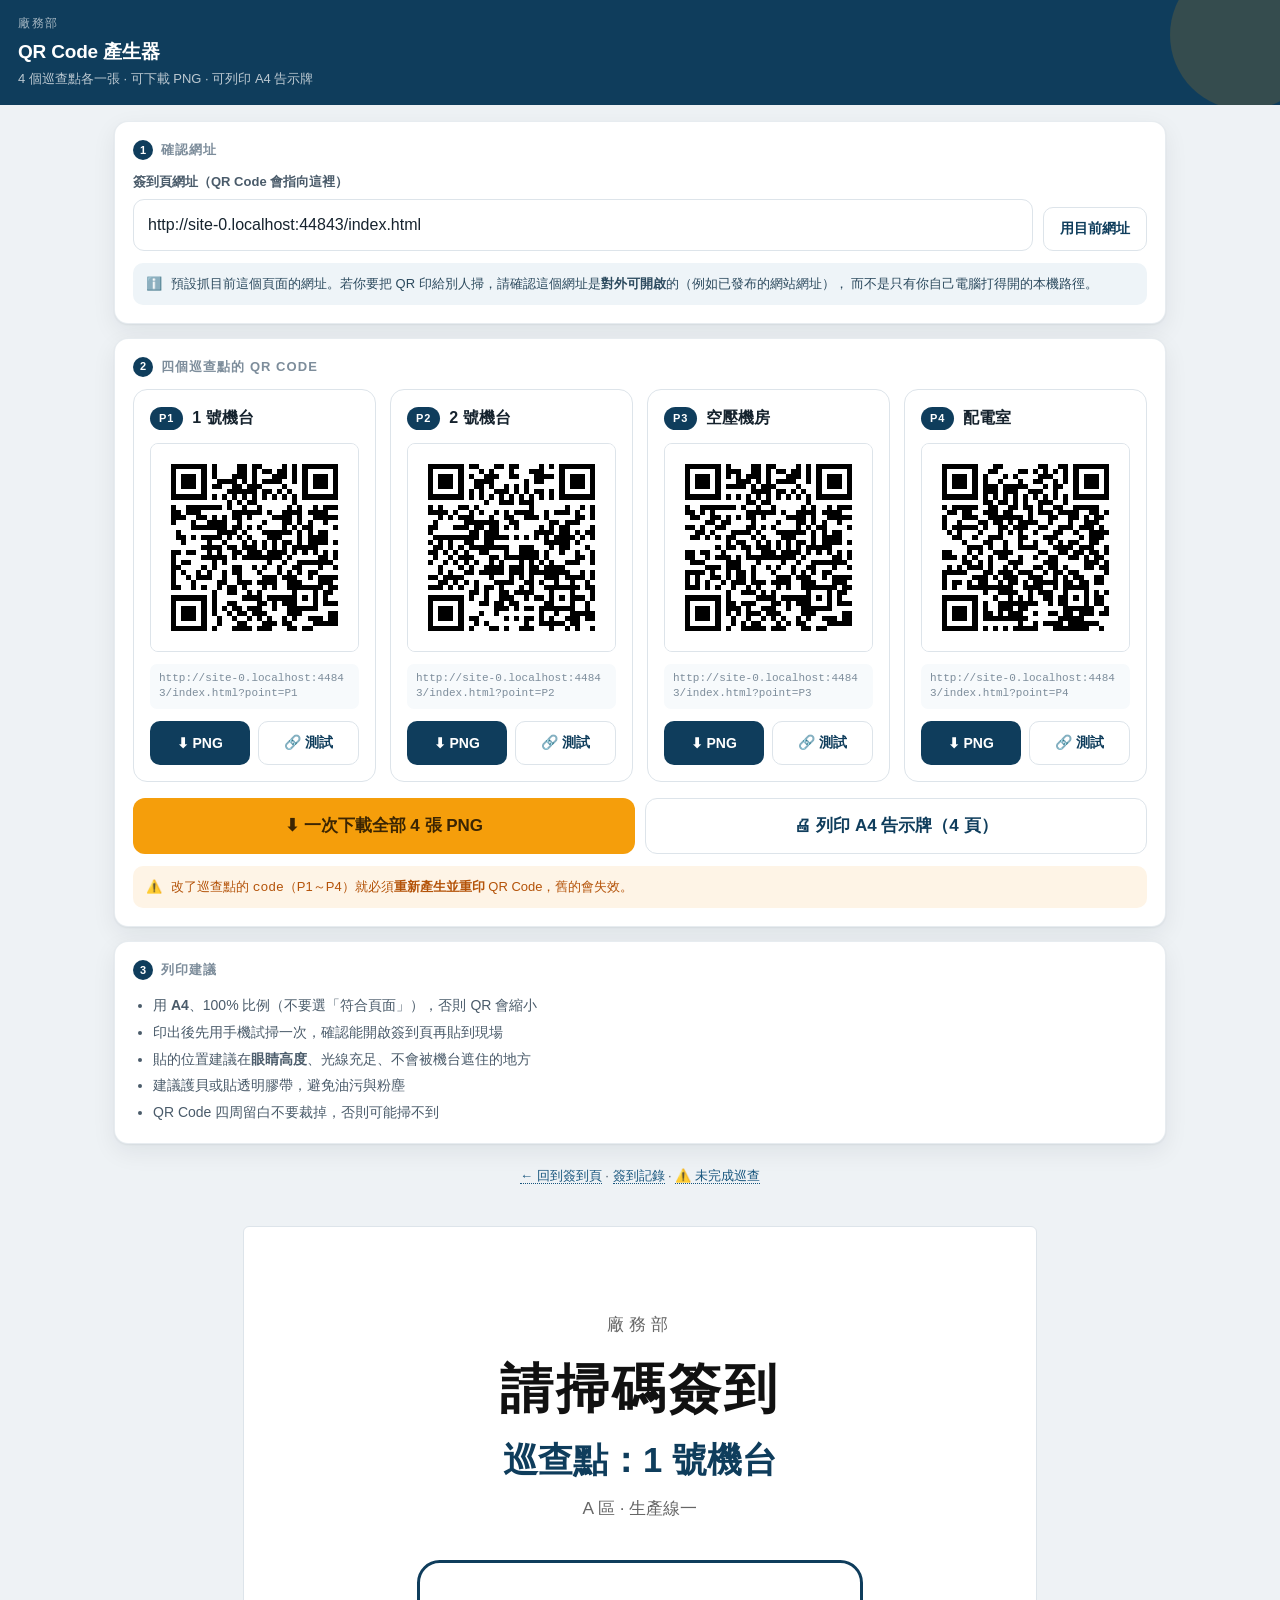
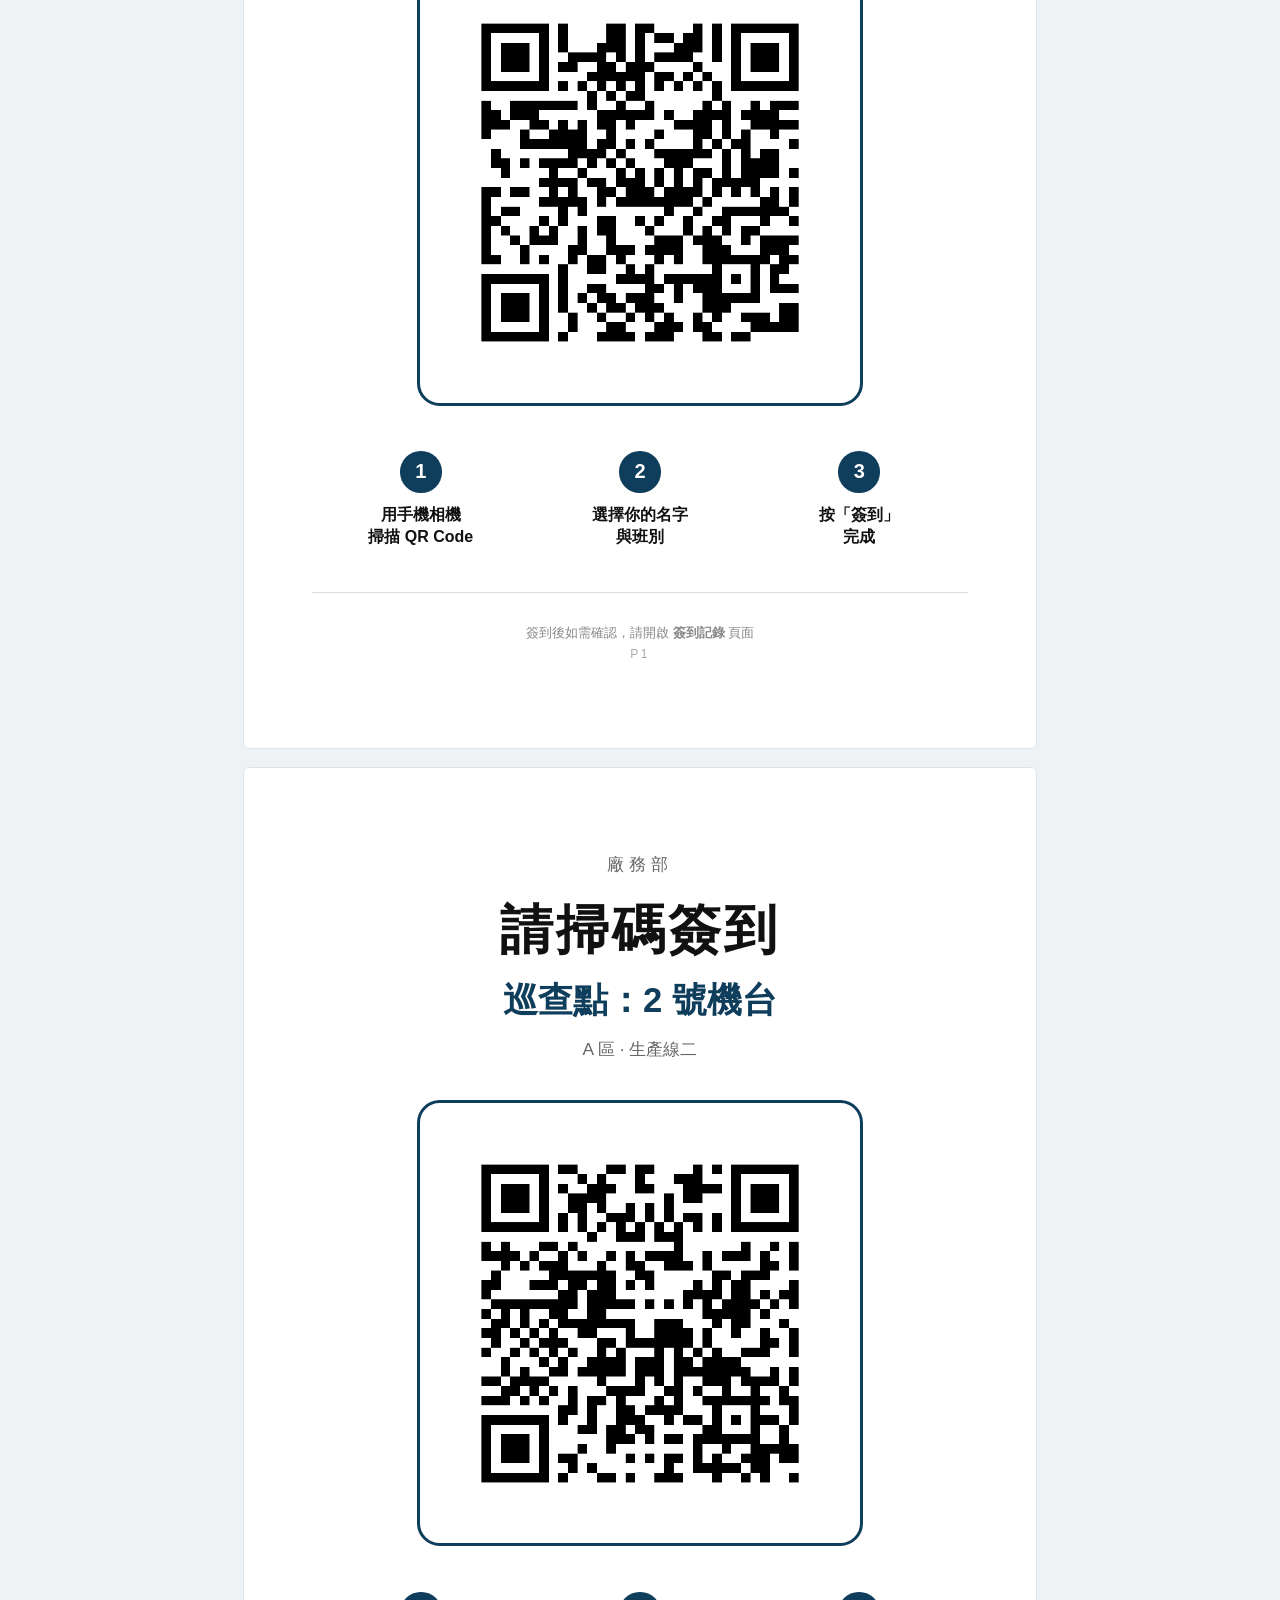
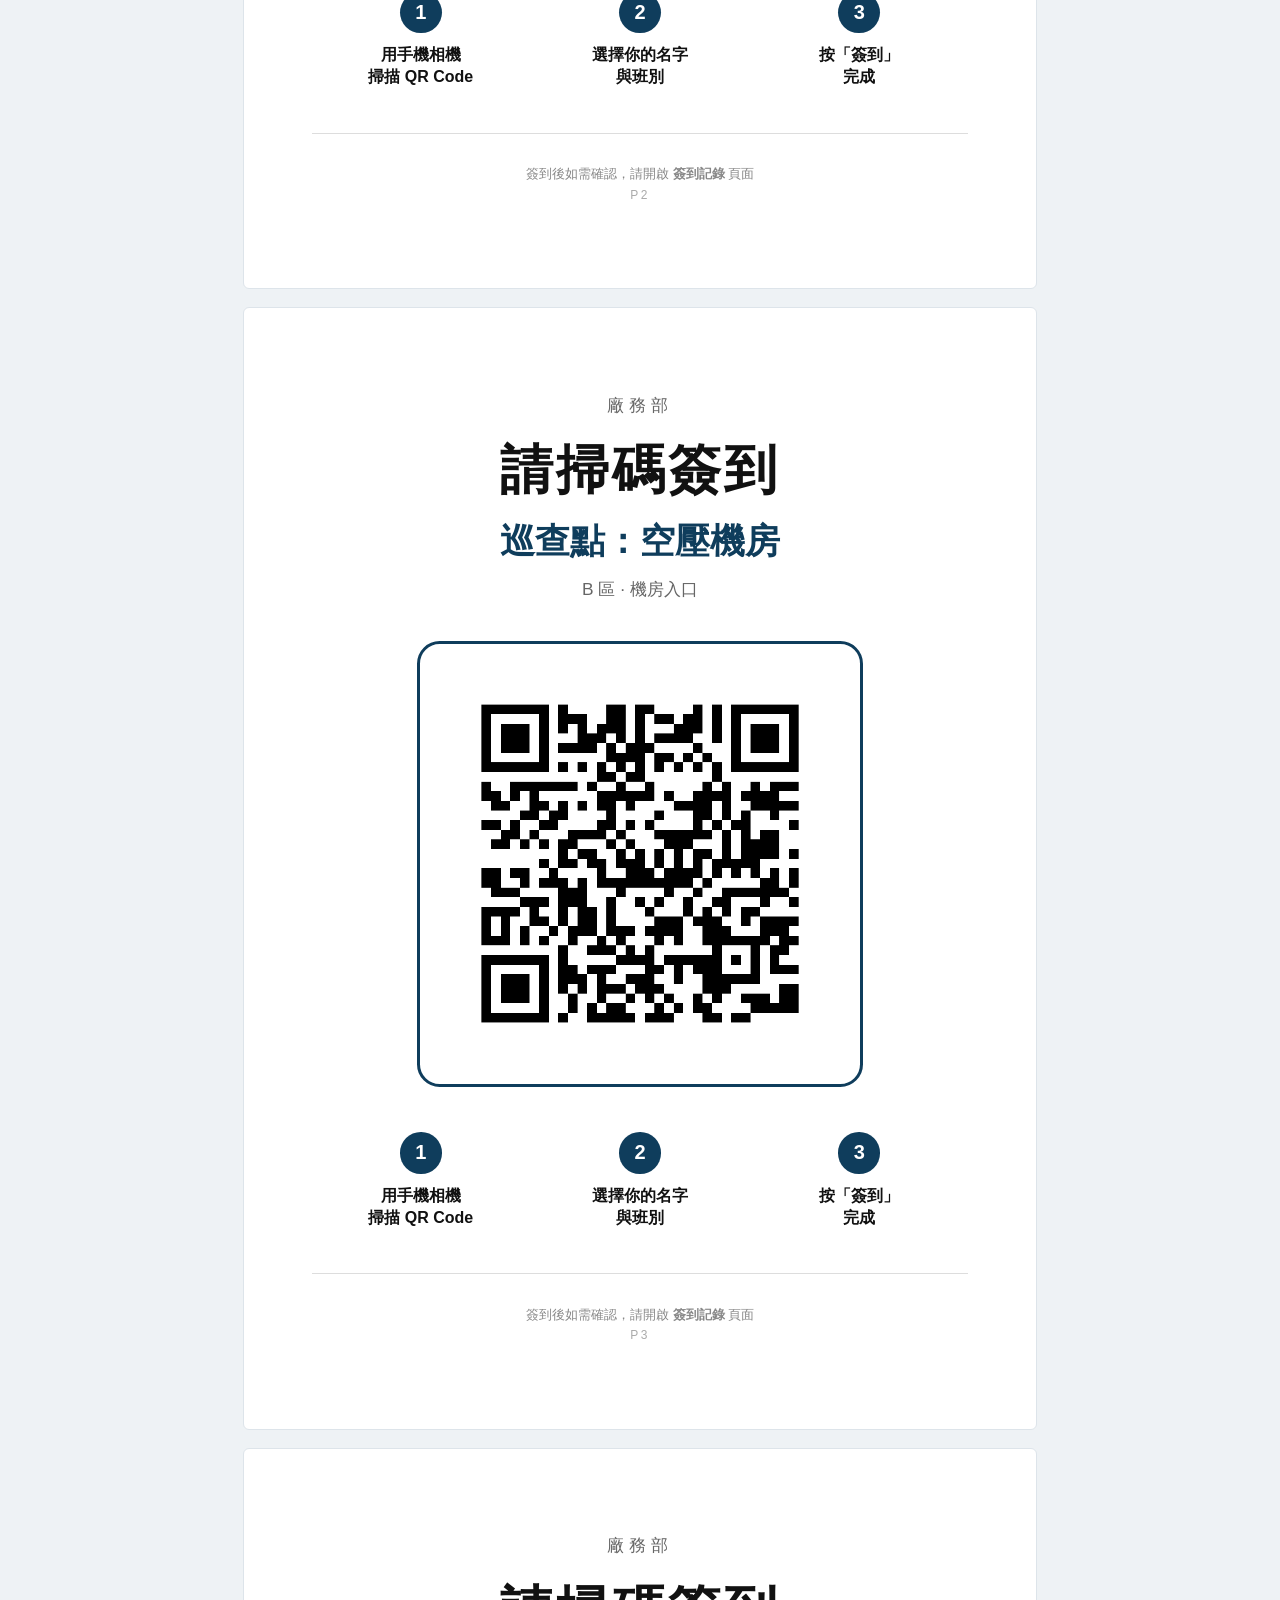
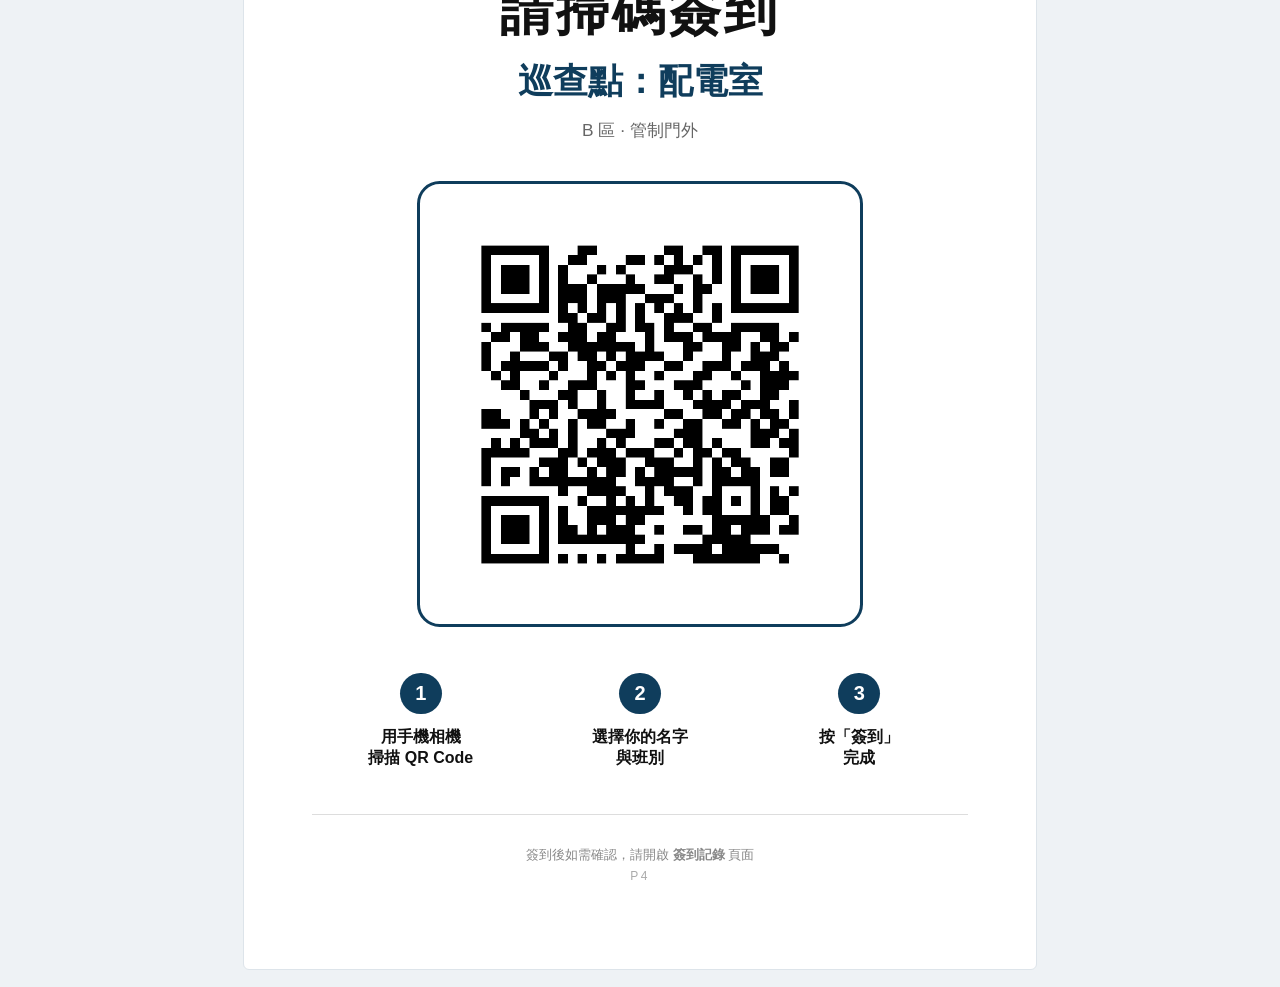
<file: qr.html>
<!DOCTYPE html>
<html lang="zh-Hant">
<head>
<meta charset="UTF-8">
<meta name="viewport" content="width=device-width, initial-scale=1, viewport-fit=cover">
<meta name="theme-color" content="#0f3d5c">
<title>QR Code 產生器</title>
<link rel="stylesheet" href="assets/base.css">
<style>
  .qr-grid{display:grid;grid-template-columns:repeat(auto-fit,minmax(240px,1fr));gap:14px}
  .qr-card{
    background:#fff;border:1px solid var(--line);border-radius:14px;padding:16px;
    display:flex;flex-direction:column;gap:12px;
  }
  .qr-card .hd{display:flex;align-items:center;gap:9px}
  .qr-card .hd .code{
    font-size:11px;font-weight:800;letter-spacing:.08em;background:var(--primary);
    color:#fff;padding:3px 9px;border-radius:999px;
  }
  .qr-card .hd .nm{font-size:16px;font-weight:700}
  .qr-card canvas{
    width:100%;height:auto;display:block;border-radius:8px;
    border:1px solid var(--line);background:#fff;image-rendering:pixelated;
  }
  .qr-card .url{
    font-size:11px;color:var(--ink-3);word-break:break-all;line-height:1.4;
    background:#f7fafc;border-radius:7px;padding:7px 9px;font-family:ui-monospace,monospace;
  }
  .qr-card .acts{display:flex;gap:8px}
  .qr-card .acts .btn{flex:1}
  .base-row{display:flex;gap:10px;flex-wrap:wrap;align-items:flex-end}
  .base-row .field{flex:1 1 320px;margin:0}
  .base-row .btn{flex:0 0 auto;width:auto}

  /* ---------- A4 告示牌 ---------- */
  .poster{
    width:210mm;min-height:297mm;background:#fff;color:#111;
    padding:22mm 18mm;box-sizing:border-box;margin:0 auto 18px;
    display:flex;flex-direction:column;align-items:center;
    border:1px solid var(--line);border-radius:6px;
    font-family:var(--font);
  }
  .poster .p-org{font-size:13pt;letter-spacing:.3em;color:#666;margin-bottom:6mm}
  .poster .p-title{
    font-size:40pt;font-weight:900;letter-spacing:.06em;line-height:1.1;
    margin-bottom:4mm;text-align:center;
  }
  .poster .p-point{
    font-size:26pt;font-weight:800;color:#0f3d5c;margin-bottom:2mm;text-align:center;
  }
  .poster .p-desc{font-size:13pt;color:#666;margin-bottom:10mm;text-align:center}
  .poster .p-qr{
    width:118mm;height:118mm;padding:6mm;background:#fff;
    border:3px solid #0f3d5c;border-radius:6mm;box-sizing:border-box;
  }
  .poster .p-qr canvas{width:100%;height:100%;display:block}
  .poster .p-steps{
    display:flex;gap:6mm;margin-top:12mm;width:100%;justify-content:center;
  }
  .poster .p-step{
    flex:1;max-width:52mm;text-align:center;
  }
  .poster .p-step .n{
    width:11mm;height:11mm;border-radius:50%;background:#0f3d5c;color:#fff;
    font-size:15pt;font-weight:800;display:flex;align-items:center;justify-content:center;
    margin:0 auto 3mm;
  }
  .poster .p-step .t{font-size:12pt;font-weight:700;line-height:1.35}
  .poster .p-foot{
    margin-top:auto;padding-top:8mm;font-size:10pt;color:#888;text-align:center;
    border-top:1px solid #ddd;width:100%;
  }
  .poster .p-code{
    font-size:9pt;color:#aaa;letter-spacing:.2em;margin-top:2mm;
  }

  @media print{
    @page{size:A4 portrait;margin:0}
    body{background:#fff}
    .no-print{display:none !important}
    .poster{
      border:none;border-radius:0;margin:0;page-break-after:always;
      width:210mm;height:297mm;min-height:297mm;
    }
    .poster:last-of-type{page-break-after:auto}
  }
  @media (max-width:820px){
    .poster{width:100%;min-height:auto;padding:16px}
    .poster .p-title{font-size:26px}
    .poster .p-point{font-size:19px}
    .poster .p-qr{width:100%;max-width:300px;height:auto;aspect-ratio:1}
    .poster .p-steps{gap:8px;margin-top:18px}
    .poster .p-step .n{width:30px;height:30px;font-size:14px}
    .poster .p-step .t{font-size:11px}
  }
</style>
</head>
<body>

<header class="topbar no-print">
  <div class="org" id="orgName">廠務部</div>
  <h1>QR Code 產生器</h1>
  <div class="sub">4 個巡查點各一張 · 可下載 PNG · 可列印 A4 告示牌</div>
</header>

<main class="wrap wide no-print">

  <section class="card">
    <div class="card-title"><span class="num">1</span>確認網址</div>
    <div class="base-row">
      <div class="field">
        <label for="baseUrl">簽到頁網址（QR Code 會指向這裡）</label>
        <input class="input" id="baseUrl" type="text" spellcheck="false">
      </div>
      <button class="btn btn-ghost btn-sm" id="resetBase" type="button">用目前網址</button>
    </div>
    <div class="note info" style="margin-top:12px">
      <span class="ico">ℹ️</span>
      <span>預設抓目前這個頁面的網址。若你要把 QR 印給別人掃，請確認這個網址是<strong>對外可開啟</strong>的（例如已發布的網站網址），
      而不是只有你自己電腦打得開的本機路徑。</span>
    </div>
  </section>

  <section class="card">
    <div class="card-title"><span class="num">2</span>四個巡查點的 QR Code</div>
    <div class="qr-grid" id="qrGrid"></div>
    <div class="btn-row" style="margin-top:16px">
      <button class="btn btn-accent" id="dlAll" type="button">⬇ 一次下載全部 4 張 PNG</button>
      <button class="btn btn-ghost" id="printBtn" type="button">🖨 列印 A4 告示牌（4 頁）</button>
    </div>
    <div class="note warn" style="margin-top:12px">
      <span class="ico">⚠️</span>
      <span>改了巡查點的 <code>code</code>（P1～P4）就必須<strong>重新產生並重印</strong> QR Code，舊的會失效。</span>
    </div>
  </section>

  <section class="card">
    <div class="card-title"><span class="num">3</span>列印建議</div>
    <ul style="margin:0;padding-left:20px;font-size:14px;line-height:1.9;color:var(--ink-2)">
      <li>用 <strong>A4</strong>、100% 比例（不要選「符合頁面」），否則 QR 會縮小</li>
      <li>印出後先用手機試掃一次，確認能開啟簽到頁再貼到現場</li>
      <li>貼的位置建議在<strong>眼睛高度</strong>、光線充足、不會被機台遮住的地方</li>
      <li>建議護貝或貼透明膠帶，避免油污與粉塵</li>
      <li>QR Code 四周留白不要裁掉，否則可能掃不到</li>
    </ul>
  </section>

  <div class="foot">
    <a href="index.html">← 回到簽到頁</a> · <a href="records.html">簽到記錄</a> · <a href="alert.html">⚠️ 未完成巡查</a>
  </div>
</main>

<!-- 列印用告示牌 -->
<div id="posters"></div>

<div class="toast" id="toast"></div>

<script src="config.js"></script>
<script src="assets/store.js"></script>
<script src="assets/qrcode-generator.js"></script>
<script>
(function () {
  "use strict";
  var CFG = window.CHECKIN_CONFIG || {};
  var $ = function (id) { return document.getElementById(id); };

  document.title = "QR Code 產生器 · " + (CFG.siteTitle || "巡查簽到");
  $("orgName").textContent = CFG.orgName || "";
  if (!CFG.orgName) $("orgName").style.display = "none";

  var pts = QC.getPoints();

  /* ---------- 網址 ---------- */
  function defaultBase() {
    // 這個頁面是 qr.html，QR 要指向同一層的 index.html（簽到頁）
    var u = location.href.split("?")[0].split("#")[0];
    u = u.replace(/[^\/]*$/, "index.html");
    return u;
  }

  function baseUrl() {
    var v = $("baseUrl").value.trim();
    if (!v) return defaultBase();
    return v;
  }

  function pointUrl(code) {
    var b = baseUrl();
    var sep = b.indexOf("?") >= 0 ? "&" : "?";
    return b + sep + "point=" + encodeURIComponent(code);
  }

  $("baseUrl").value = defaultBase();
  $("resetBase").addEventListener("click", function () {
    $("baseUrl").value = defaultBase();
    renderAll();
  });
  $("baseUrl").addEventListener("change", renderAll);

  /* ---------- QR 產生（高解析 canvas） ---------- */
  function makeQR(text, px) {
    // typeNumber 0 = 自動選擇版本；'M' 容錯率（適合列印）
    var qr = qrcode(0, "M");
    qr.addData(text);
    qr.make();

    var count = qr.getModuleCount();
    var quiet = 4;                       // 四周留白模組數（規格建議 4）
    var total = count + quiet * 2;
    var scale = Math.max(1, Math.floor(px / total));
    var size = total * scale;

    var cv = document.createElement("canvas");
    cv.width = size;
    cv.height = size;
    var ctx = cv.getContext("2d");
    ctx.fillStyle = "#ffffff";
    ctx.fillRect(0, 0, size, size);
    ctx.fillStyle = "#000000";
    for (var r = 0; r < count; r++) {
      for (var c = 0; c < count; c++) {
        if (qr.isDark(r, c)) {
          ctx.fillRect((c + quiet) * scale, (r + quiet) * scale, scale, scale);
        }
      }
    }
    cv.dataset.modules = count;
    return cv;
  }

  /* ---------- 卡片 ---------- */
  function renderCards() {
    var grid = $("qrGrid");
    grid.innerHTML = "";

    pts.forEach(function (p) {
      var url = pointUrl(p.code);
      var card = document.createElement("div");
      card.className = "qr-card";

      var hd = document.createElement("div");
      hd.className = "hd";
      hd.innerHTML = '<span class="code"></span><span class="nm"></span>';
      hd.querySelector(".code").textContent = p.code;
      hd.querySelector(".nm").textContent = p.name;
      card.appendChild(hd);

      var cv = makeQR(url, 900);   // 900px 輸出，列印 A5/A4 都夠
      card.appendChild(cv);

      var u = document.createElement("div");
      u.className = "url";
      u.textContent = url;
      card.appendChild(u);

      var acts = document.createElement("div");
      acts.className = "acts";
      var b1 = document.createElement("button");
      b1.className = "btn btn-primary btn-sm";
      b1.type = "button";
      b1.textContent = "⬇ PNG";
      b1.addEventListener("click", function () { downloadPNG(p, cv); });
      var b2 = document.createElement("button");
      b2.className = "btn btn-ghost btn-sm";
      b2.type = "button";
      b2.textContent = "🔗 測試";
      b2.addEventListener("click", function () { window.open(url, "_blank"); });
      acts.appendChild(b1);
      acts.appendChild(b2);
      card.appendChild(acts);

      grid.appendChild(card);
    });
  }

  /* ---------- 下載 PNG ---------- */
  function safeName(s) {
    return String(s).replace(/[\\/:*?"<>|\s]+/g, "-");
  }

  function downloadPNG(p, canvas) {
    canvas.toBlob(function (blob) {
      var a = document.createElement("a");
      a.href = URL.createObjectURL(blob);
      a.download = "QR-" + p.code + "-" + safeName(p.name) + ".png";
      document.body.appendChild(a);
      a.click();
      setTimeout(function () {
        document.body.removeChild(a);
        URL.revokeObjectURL(a.href);
      }, 500);
    }, "image/png");
  }

  $("dlAll").addEventListener("click", function () {
    var cards = $("qrGrid").querySelectorAll(".qr-card");
    cards.forEach(function (card, i) {
      setTimeout(function () {
        var cv = card.querySelector("canvas");
        downloadPNG(pts[i], cv);
      }, i * 420);   // 錯開，避免瀏覽器擋連續下載
    });
    toast("開始下載 4 張 PNG…", "ok");
  });

  /* ---------- A4 告示牌 ---------- */
  function renderPosters() {
    var box = $("posters");
    box.innerHTML = "";

    pts.forEach(function (p) {
      var url = pointUrl(p.code);
      var el = document.createElement("div");
      el.className = "poster";

      var org = document.createElement("div");
      org.className = "p-org";
      org.textContent = CFG.orgName || "";
      if (!CFG.orgName) org.style.display = "none";
      el.appendChild(org);

      var t = document.createElement("div");
      t.className = "p-title";
      t.textContent = "請掃碼簽到";
      el.appendChild(t);

      var pn = document.createElement("div");
      pn.className = "p-point";
      pn.textContent = "巡查點：" + p.name;
      el.appendChild(pn);

      var pd = document.createElement("div");
      pd.className = "p-desc";
      pd.textContent = p.desc || "";
      if (!p.desc) pd.style.display = "none";
      el.appendChild(pd);

      var qbox = document.createElement("div");
      qbox.className = "p-qr";
      qbox.appendChild(makeQR(url, 1200));
      el.appendChild(qbox);

      var steps = document.createElement("div");
      steps.className = "p-steps";
      [["1", "用手機相機<br>掃描 QR Code"], ["2", "選擇你的名字<br>與班別"], ["3", "按「簽到」<br>完成"]]
        .forEach(function (s) {
          var d = document.createElement("div");
          d.className = "p-step";
          d.innerHTML = '<div class="n"></div><div class="t"></div>';
          d.querySelector(".n").textContent = s[0];
          d.querySelector(".t").innerHTML = s[1];
          steps.appendChild(d);
        });
      el.appendChild(steps);

      var foot = document.createElement("div");
      foot.className = "p-foot";
      foot.innerHTML = '簽到後如需確認，請開啟 <strong>簽到記錄</strong> 頁面<br>' +
        '<span class="p-code"></span>';
      foot.querySelector(".p-code").textContent = p.code;
      el.appendChild(foot);

      box.appendChild(el);
    });
  }

  $("printBtn").addEventListener("click", function () {
    window.print();
  });

  /* ---------- toast ---------- */
  function toast(msg, kind) {
    var t = $("toast");
    t.textContent = msg;
    t.className = "toast show" + (kind ? " " + kind : "");
    clearTimeout(t._tm);
    t._tm = setTimeout(function () { t.className = "toast"; }, 2400);
  }

  /* ---------- 啟動 ---------- */
  function renderAll() {
    renderCards();
    renderPosters();
  }
  renderAll();
})();
</script>
</body>
</html>
</file>
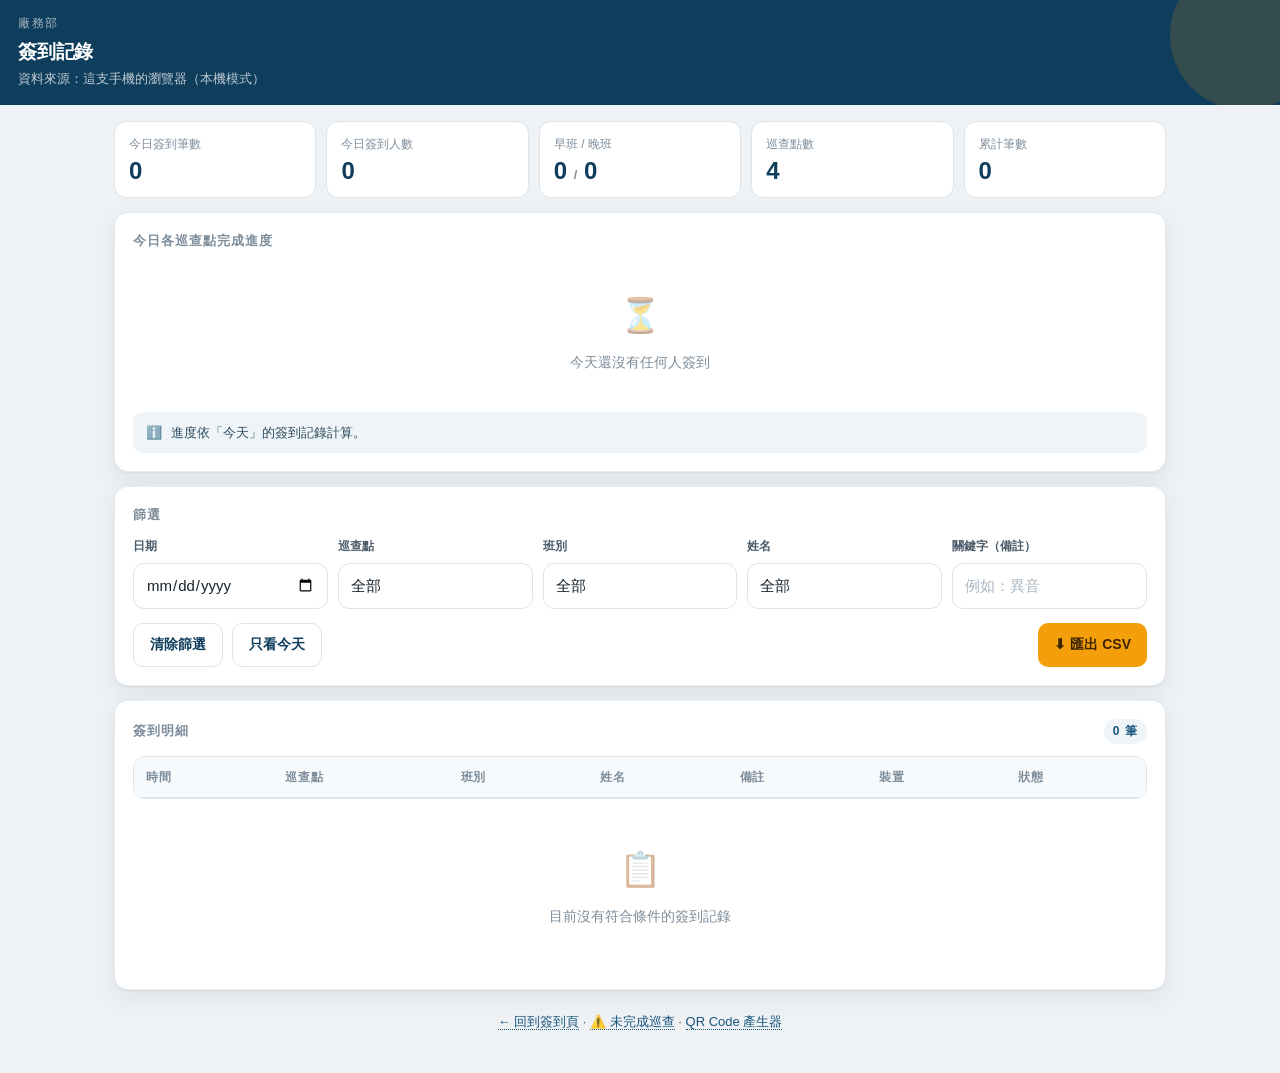
<file: records.html>
<!DOCTYPE html>
<html lang="zh-Hant">
<head>
<meta charset="UTF-8">
<meta name="viewport" content="width=device-width, initial-scale=1, viewport-fit=cover">
<meta name="theme-color" content="#0f3d5c">
<title>簽到記錄</title>
<link rel="stylesheet" href="assets/base.css">
<style>
  .filters{display:grid;grid-template-columns:repeat(auto-fit,minmax(150px,1fr));gap:10px}
  .filters .field{margin:0}
  .filters label{font-size:12px}
  .filters .input,.filters select{min-height:46px;padding:10px 12px;font-size:15px}
  .stat-row{display:grid;grid-template-columns:repeat(auto-fit,minmax(130px,1fr));gap:10px;margin-bottom:14px}
  @media (min-width:900px){.stat-row{grid-template-columns:repeat(5,1fr)}}
  .stat{background:#fff;border:1px solid var(--line);border-radius:12px;padding:13px 14px}
  .stat .k{font-size:12px;color:var(--ink-3);margin-bottom:4px}
  .stat .v{font-size:24px;font-weight:800;color:var(--primary);font-variant-numeric:tabular-nums;line-height:1.1}
  .stat .v small{font-size:13px;font-weight:600;color:var(--ink-3)}
  .toolbar{display:flex;gap:9px;flex-wrap:wrap;align-items:center;margin-bottom:12px}
  .toolbar .spacer{flex:1}
  .pager{display:flex;gap:8px;align-items:center;justify-content:center;margin-top:14px;font-size:14px;color:var(--ink-2)}
  .pager button{
    border:1.5px solid var(--line);background:#fff;border-radius:9px;
    min-width:44px;min-height:44px;font-family:inherit;font-size:15px;cursor:pointer;color:var(--primary);
  }
  .pager button:disabled{opacity:.4;cursor:not-allowed}
  .sync-dot{display:inline-block;width:7px;height:7px;border-radius:50%;margin-right:5px;vertical-align:middle}
  .sync-dot.on{background:var(--ok)}
  .sync-dot.off{background:var(--accent)}
  .prog .nm .pct{font-size:12px;color:var(--ink-3);font-weight:600}

  /* 手機：表格不要橫向溢出，隱藏次要欄位 */
  @media (max-width:640px){
    .table-wrap{overflow-x:visible}
    table{font-size:13px}
    th,td{padding:9px 8px;white-space:normal}
    th:nth-child(6),td:nth-child(6){display:none}   /* 裝置 */
    th:nth-child(7),td:nth-child(7){display:none}   /* 狀態 */
    td:nth-child(1){font-variant-numeric:tabular-nums;font-size:12px;color:var(--ink-2)}
    td:nth-child(4){color:var(--ink-2);font-size:12px}
    .stat .v{font-size:20px}
  }
</style>
</head>
<body>

<header class="topbar">
  <div class="org" id="orgName">廠務部</div>
  <h1>簽到記錄</h1>
  <div class="sub" id="subLine">—</div>
</header>

<main class="wrap wide">

  <div class="stat-row" id="statRow"></div>

  <section class="card">
    <div class="card-title">今日各巡查點完成進度</div>
    <div class="progress-grid" id="progressGrid"></div>
    <div class="note info" style="margin-top:12px">
      <span class="ico">ℹ️</span>
      <span id="progressNote">進度依「今天」的簽到記錄計算。</span>
    </div>
  </section>

  <section class="card">
    <div class="card-title">篩選</div>
    <div class="filters">
      <div class="field">
        <label for="fDate">日期</label>
        <input class="input" type="date" id="fDate">
      </div>
      <div class="field">
        <label for="fPoint">巡查點</label>
        <select id="fPoint"><option value="">全部</option></select>
      </div>
      <div class="field">
        <label for="fShift">班別</label>
        <select id="fShift">
          <option value="">全部</option>
          <option value="早班">早班</option>
          <option value="晚班">晚班</option>
        </select>
      </div>
      <div class="field">
        <label for="fName">姓名</label>
        <select id="fName"><option value="">全部</option></select>
      </div>
      <div class="field">
        <label for="fSearch">關鍵字（備註）</label>
        <input class="input" type="text" id="fSearch" placeholder="例如：異音">
      </div>
    </div>
    <div class="toolbar" style="margin-top:14px;margin-bottom:0">
      <button class="btn btn-ghost btn-sm" id="clearBtn" type="button">清除篩選</button>
      <button class="btn btn-ghost btn-sm" id="todayBtn" type="button">只看今天</button>
      <div class="spacer"></div>
      <button class="btn btn-accent btn-sm" id="csvBtn" type="button">⬇ 匯出 CSV</button>
    </div>
  </section>

  <section class="card">
    <div class="card-title">簽到明細 <span id="countBadge" class="badge" style="margin-left:auto">0 筆</span></div>
    <div class="table-wrap">
      <table>
        <thead>
          <tr>
            <th>時間</th><th>巡查點</th><th>班別</th><th>姓名</th><th>備註</th><th>裝置</th><th>狀態</th>
          </tr>
        </thead>
        <tbody id="tbody"></tbody>
      </table>
    </div>
    <div class="empty-state" id="emptyState" style="display:none">
      <div class="big">📋</div>
      <div>目前沒有符合條件的簽到記錄</div>
    </div>
    <div class="pager" id="pager" style="display:none">
      <button type="button" id="prevBtn">‹</button>
      <span id="pageInfo">1 / 1</span>
      <button type="button" id="nextBtn">›</button>
    </div>
  </section>

  <div class="foot">
    <a href="index.html">← 回到簽到頁</a> · <a href="alert.html">⚠️ 未完成巡查</a> · <a href="qr.html">QR Code 產生器</a>
  </div>
</main>

<div class="toast" id="toast"></div>

<script src="config.js"></script>
<script src="assets/store.js"></script>
<script>
(function () {
  "use strict";
  var CFG = window.CHECKIN_CONFIG || {};
  var $ = function (id) { return document.getElementById(id); };

  document.title = "簽到記錄 · " + (CFG.siteTitle || "巡查簽到");
  $("orgName").textContent = CFG.orgName || "";
  if (!CFG.orgName) $("orgName").style.display = "none";

  var PAGE = Number(CFG.recordsPageSize || 50);
  var page = 0;
  var filteredRows = [];

  function toast(msg, kind) {
    var t = $("toast");
    t.textContent = msg;
    t.className = "toast show" + (kind ? " " + kind : "");
    clearTimeout(t._tm);
    t._tm = setTimeout(function () { t.className = "toast"; }, 2400);
  }

  /* ---------- 初始化下拉選項 ---------- */
  var pts = QC.getPoints();
  pts.forEach(function (p) {
    var o = document.createElement("option");
    o.value = p.code;
    o.textContent = p.name;
    $("fPoint").appendChild(o);
  });

  // 班別選項依 config 更新
  (function () {
    var sel = $("fShift");
    sel.innerHTML = '<option value="">全部</option>';
    QC.shiftLabels().forEach(function (l) {
      var o = document.createElement("option");
      o.value = l; o.textContent = l;
      sel.appendChild(o);
    });
  })();

  function rebuildNameOptions() {
    var sel = $("fName");
    var cur = sel.value;
    sel.innerHTML = '<option value="">全部</option>';
    var names = {};
    QC.getRecords().forEach(function (r) { names[r.name] = true; });
    (CFG.members || []).forEach(function (m) { names[m] = true; });
    Object.keys(names).sort(function (a, b) { return a.localeCompare(b, "zh-Hant"); })
      .forEach(function (n) {
        var o = document.createElement("option");
        o.value = n; o.textContent = n;
        sel.appendChild(o);
      });
    sel.value = cur;
  }

  /* ---------- 統計 ---------- */
  function renderStats() {
    var all = QC.getRecords();
    var today = QC.fmtDate(new Date());
    var todayRows = all.filter(function (r) { return r.date === today; });
    var people = {};
    todayRows.forEach(function (r) { people[r.name] = true; });
    var pending = QC.queueSize();

    var html = "";
    html += '<div class="stat"><div class="k">今日簽到筆數</div><div class="v">' + todayRows.length + '</div></div>';
    html += '<div class="stat"><div class="k">今日簽到人數</div><div class="v">' + Object.keys(people).length + '</div></div>';
    var dayN = todayRows.filter(function (r) { return r.shift === QC.shiftLabels()[0]; }).length;
    var nightN = todayRows.filter(function (r) { return r.shift === QC.shiftLabels()[1]; }).length;
    html += '<div class="stat"><div class="k">' + QC.shiftLabels()[0] + ' / ' + QC.shiftLabels()[1] + '</div>' +
            '<div class="v">' + dayN + ' <small>/</small> ' + nightN + '</div></div>';
    html += '<div class="stat"><div class="k">巡查點數</div><div class="v">' + pts.length + '</div></div>';
    html += '<div class="stat"><div class="k">累計筆數</div><div class="v">' + all.length + '</div></div>';
    if (QC.useSheet()) {
      html += '<div class="stat"><div class="k">待補送</div><div class="v">' + pending +
              (pending ? ' <small>筆</small>' : '') + '</div></div>';
    }
    $("statRow").innerHTML = html;

    $("subLine").textContent = QC.useSheet()
      ? "資料來源：本機備份 + Google 試算表"
      : "資料來源：這支手機的瀏覽器（本機模式）";
  }

  /* ---------- 進度（依班別分組） ---------- */
  function renderProgress() {
    var today = QC.fmtDate(new Date());
    var box = $("progressGrid");
    var labels = QC.shiftLabels();
    var any = false;
    var html = "";

    labels.forEach(function (label) {
      var prog = QC.todayProgress(today, label);
      if (!prog.length) return;
      any = true;
      html += '<div style="grid-column:1/-1;font-size:12px;font-weight:700;color:var(--ink-3);' +
              'letter-spacing:.08em;margin-top:4px">' + label + '</div>';
      prog.forEach(function (p) {
        var pct = Math.round(p.done / p.total * 100);
        var dots = pts.map(function (pt) {
          return '<span class="dot' + (p.points[pt.code] ? " on" : "") + '" title="' + pt.name + '"></span>';
        }).join("");
        html += '<div class="prog">' +
          '<div class="nm"><span>' + p.name + '</span><span class="pct">' + pct + '%</span></div>' +
          '<div class="dots">' + dots + '</div>' +
          '<div class="cnt">' + p.done + ' / ' + p.total + ' 個巡查點</div></div>';
      });
    });

    if (!any) {
      box.innerHTML = '<div class="empty-state" style="grid-column:1/-1;padding:26px 10px">' +
        '<div class="big">⏳</div><div>今天還沒有任何人簽到</div></div>';
      return;
    }
    box.innerHTML = html;
  }

  /* ---------- 篩選與列表 ---------- */
  function applyFilters() {
    var d = $("fDate").value;
    var p = $("fPoint").value;
    var s = $("fShift").value;
    var n = $("fName").value;
    var kw = $("fSearch").value.trim().toLowerCase();

    filteredRows = QC.getRecords().filter(function (r) {
      if (d && r.date !== d) return false;
      if (p && r.point !== p) return false;
      if (s && (r.shift || "") !== s) return false;
      if (n && r.name !== n) return false;
      if (kw && (r.remark || "").toLowerCase().indexOf(kw) < 0) return false;
      return true;
    });

    // 新到舊
    filteredRows.sort(function (a, b) {
      if (a.ts === b.ts) return 0;
      return a.ts < b.ts ? 1 : -1;
    });

    page = 0;
    renderTable();
  }

  function renderTable() {
    var tbody = $("tbody");
    var total = filteredRows.length;
    var pages = Math.max(1, Math.ceil(total / PAGE));
    if (page >= pages) page = pages - 1;

    var slice = filteredRows.slice(page * PAGE, page * PAGE + PAGE);
    tbody.innerHTML = "";

    $("countBadge").textContent = total + " 筆";
    $("emptyState").style.display = total ? "none" : "block";
    $("pager").style.display = total > PAGE ? "flex" : "none";
    $("pageInfo").textContent = (page + 1) + " / " + pages;
    $("prevBtn").disabled = page === 0;
    $("nextBtn").disabled = page >= pages - 1;

    slice.forEach(function (r) {
      var tr = document.createElement("tr");
      var syncCls = r.synced ? "on" : "off";
      var syncTxt = r.synced ? "已同步" : (QC.useSheet() ? "待補送" : "本機");
      tr.innerHTML =
        '<td class="num"></td><td></td><td></td><td></td><td></td><td></td>' +
        '<td><span class="sync-dot ' + syncCls + '"></span>' + syncTxt + '</td>';
      var tds = tr.querySelectorAll("td");
      tds[0].textContent = r.ts;
      tds[1].textContent = r.pointName || QC.pointName(r.point);
      tds[2].textContent = r.shift || "—";
      tds[3].textContent = r.name;
      tds[4].textContent = r.remark || "—";
      tds[5].textContent = r.device || "—";
      tbody.appendChild(tr);
    });
  }

  /* ---------- 事件 ---------- */
  ["fDate", "fPoint", "fShift", "fName"].forEach(function (id) {
    $(id).addEventListener("change", applyFilters);
  });
  $("fSearch").addEventListener("input", function () {
    clearTimeout(this._tm);
    var self = this;
    this._tm = setTimeout(applyFilters, 220);
  });

  $("clearBtn").addEventListener("click", function () {
    $("fDate").value = "";
    $("fPoint").value = "";
    $("fShift").value = "";
    $("fName").value = "";
    $("fSearch").value = "";
    applyFilters();
  });

  $("todayBtn").addEventListener("click", function () {
    $("fDate").value = QC.fmtDate(new Date());
    applyFilters();
  });

  $("csvBtn").addEventListener("click", function () {
    if (!filteredRows.length) { toast("目前沒有可匯出的資料", "err"); return; }
    var d = $("fDate").value || "all";
    QC.downloadCSV("checkin-" + d + "-" + QC.fmtDate(new Date()) + ".csv", filteredRows);
    toast("已匯出 " + filteredRows.length + " 筆", "ok");
  });

  $("prevBtn").addEventListener("click", function () { if (page > 0) { page--; renderTable(); } });
  $("nextBtn").addEventListener("click", function () {
    var pages = Math.ceil(filteredRows.length / PAGE);
    if (page < pages - 1) { page++; renderTable(); }
  });

  /* ---------- 啟動 ---------- */
  rebuildNameOptions();
  renderStats();
  renderProgress();
  applyFilters();

  if (QC.useSheet() && navigator.onLine) {
    QC.flushQueue().then(function () {
      rebuildNameOptions();
      renderStats();
      renderProgress();
      applyFilters();
    });
  }
})();
</script>
</body>
</html>
</file>
<file: assets/base.css>
/* ===========================================================
   巡查簽到系統 — 共用樣式
   =========================================================== */
:root{
  --ink:#16232e;
  --ink-2:#4a5b6a;
  --ink-3:#7d8d9b;
  --line:#dde4ea;
  --bg:#eef2f5;
  --card:#ffffff;
  --primary:#0f3d5c;
  --primary-2:#17557d;
  --accent:#f59e0b;
  --accent-2:#d97706;
  --ok:#15803d;
  --ok-bg:#e8f7ee;
  --warn:#b45309;
  --warn-bg:#fef4e6;
  --err:#b91c1c;
  --err-bg:#fdecec;
  --radius:14px;
  --shadow:0 1px 2px rgba(16,35,46,.06), 0 8px 24px rgba(16,35,46,.07);
  --font:-apple-system,BlinkMacSystemFont,"Segoe UI","Noto Sans TC","PingFang TC",
         "Microsoft JhengHei","Helvetica Neue",Arial,sans-serif;
}
*{box-sizing:border-box;-webkit-tap-highlight-color:transparent}
html,body{margin:0;padding:0}
body{
  font-family:var(--font);
  background:var(--bg);
  color:var(--ink);
  font-size:16px;
  line-height:1.55;
  -webkit-text-size-adjust:100%;
  padding-bottom:env(safe-area-inset-bottom);
}
h1,h2,h3,h4{margin:0;font-weight:700;letter-spacing:-.01em}
p{margin:0}
a{color:var(--primary-2)}

/* ---------- 頁首 ---------- */
.topbar{
  background:var(--primary);
  color:#fff;
  padding:calc(14px + env(safe-area-inset-top)) 18px 16px;
  position:relative;
  overflow:hidden;
}
.topbar::after{
  content:"";position:absolute;right:-40px;top:-40px;width:150px;height:150px;
  border-radius:50%;background:rgba(245,158,11,.16);
}
.topbar .org{
  font-size:12px;letter-spacing:.14em;text-transform:uppercase;
  color:rgba(255,255,255,.62);margin-bottom:4px;position:relative;
}
.topbar h1{font-size:19px;position:relative}
.topbar .sub{font-size:13px;color:rgba(255,255,255,.72);margin-top:3px;position:relative}

/* ---------- 版面 ---------- */
.wrap{max-width:560px;margin:0 auto;padding:16px 14px 40px}
.wrap.wide{max-width:1080px}
.card{
  background:var(--card);border-radius:var(--radius);box-shadow:var(--shadow);
  padding:18px;margin-bottom:14px;border:1px solid rgba(221,228,234,.7);
}
.card.tight{padding:14px}
.card-title{
  font-size:13px;font-weight:700;color:var(--ink-3);letter-spacing:.08em;
  text-transform:uppercase;margin-bottom:12px;display:flex;align-items:center;gap:8px;
}
.card-title .num{
  display:inline-flex;align-items:center;justify-content:center;
  width:20px;height:20px;border-radius:50%;background:var(--primary);color:#fff;
  font-size:11px;letter-spacing:0;flex:0 0 auto;
}

/* ---------- 巡查點標題 ---------- */
.point-hero{
  background:linear-gradient(160deg,var(--primary) 0%,var(--primary-2) 100%);
  color:#fff;border-radius:var(--radius);padding:20px 18px;margin-bottom:14px;
  box-shadow:var(--shadow);position:relative;overflow:hidden;
}
.point-hero::before{
  content:"";position:absolute;left:0;top:0;bottom:0;width:5px;background:var(--accent);
}
.point-hero .label{
  font-size:12px;letter-spacing:.16em;color:rgba(255,255,255,.6);
  text-transform:uppercase;margin-bottom:6px;
}
.point-hero .name{font-size:27px;line-height:1.2;font-weight:800}
.point-hero .desc{font-size:13px;color:rgba(255,255,255,.7);margin-top:6px}
.point-hero .code{
  position:absolute;right:16px;top:16px;font-size:11px;font-weight:700;
  background:rgba(255,255,255,.14);border:1px solid rgba(255,255,255,.22);
  padding:3px 9px;border-radius:999px;letter-spacing:.06em;
}

/* ---------- 時鐘 ---------- */
.clock{
  display:flex;align-items:baseline;gap:10px;flex-wrap:wrap;
  background:#f7fafc;border:1px solid var(--line);border-radius:12px;
  padding:12px 14px;
}
.clock .date{font-size:15px;font-weight:700;color:var(--ink);font-variant-numeric:tabular-nums}
.clock .time{
  font-size:26px;font-weight:800;color:var(--primary);
  font-variant-numeric:tabular-nums;letter-spacing:.02em;line-height:1;
}
.clock .hint{font-size:12px;color:var(--ink-2);margin-left:auto}

/* ---------- 表單 ---------- */
.field{margin-bottom:16px}
.field:last-child{margin-bottom:0}
.field > label{
  display:block;font-size:13px;font-weight:700;color:var(--ink-2);margin-bottom:7px;
}
.field .req{color:var(--err);margin-left:2px}
.input,select,textarea{
  width:100%;font-family:inherit;font-size:16px;color:var(--ink);
  background:#fff;border:1.5px solid var(--line);border-radius:11px;
  padding:13px 14px;min-height:52px;outline:none;
  transition:border-color .15s, box-shadow .15s;
  -webkit-appearance:none;appearance:none;
}
.input:focus,select:focus,textarea:focus{
  border-color:var(--primary-2);box-shadow:0 0 0 3px rgba(23,85,125,.12);
}
textarea{min-height:76px;resize:vertical;line-height:1.5}
.input::placeholder,textarea::placeholder{color:#a9b6c1}

/* 可搜尋下拉 */
.combo{position:relative}
.combo .input{padding-right:44px}
.combo .caret{
  position:absolute;right:14px;top:50%;transform:translateY(-50%);
  pointer-events:none;color:var(--ink-3);font-size:12px;
}
.combo-list{
  position:absolute;left:0;right:0;top:calc(100% + 6px);z-index:40;
  background:#fff;border:1.5px solid var(--line);border-radius:12px;
  box-shadow:0 12px 32px rgba(16,35,46,.16);
  max-height:260px;overflow-y:auto;padding:6px;margin:0;list-style:none;
  display:none;
}
.combo-list.open{display:block}
.combo-list li{
  padding:13px 12px;border-radius:9px;font-size:16px;cursor:pointer;
  display:flex;align-items:center;gap:10px;
}
.combo-list li:hover,.combo-list li.active{background:#eef4f8}
.combo-list li .av{
  width:28px;height:28px;border-radius:50%;background:var(--primary);
  color:#fff;font-size:12px;font-weight:700;display:flex;align-items:center;
  justify-content:center;flex:0 0 auto;
}
.combo-list li.empty{color:var(--ink-3);font-size:14px;cursor:default;justify-content:center}
.combo-list li.empty:hover{background:transparent}

/* 備註 chips */
.chips{display:flex;flex-wrap:wrap;gap:8px;margin-top:9px}
.chip{
  border:1.5px solid var(--line);background:#fff;color:var(--ink-2);
  border-radius:999px;padding:8px 14px;font-size:14px;font-family:inherit;
  cursor:pointer;min-height:40px;transition:.15s;
}
.chip:hover{border-color:var(--primary-2);color:var(--primary-2)}
.chip.on{background:var(--primary);border-color:var(--primary);color:#fff}

/* ---------- 按鈕 ---------- */
.btn{
  display:inline-flex;align-items:center;justify-content:center;gap:9px;
  width:100%;min-height:56px;padding:0 20px;border:none;border-radius:12px;
  font-family:inherit;font-size:17px;font-weight:700;cursor:pointer;
  transition:transform .08s, filter .15s, background .15s;
  text-decoration:none;
}
.btn:active{transform:scale(.985)}
.btn-primary{background:var(--primary);color:#fff}
.btn-primary:hover{background:var(--primary-2)}
.btn-primary:disabled{background:#b6c4cf;cursor:not-allowed}
.btn-accent{background:var(--accent);color:#3b2503}
.btn-accent:hover{background:var(--accent-2);color:#fff}
.btn-ghost{background:#fff;color:var(--primary);border:1.5px solid var(--line)}
.btn-ghost:hover{border-color:var(--primary-2)}
.btn-sm{min-height:44px;font-size:14px;width:auto;padding:0 16px;border-radius:10px}
.btn-row{display:flex;gap:10px;flex-wrap:wrap}
.btn-row .btn{width:auto;flex:1 1 140px}

/* ---------- 提示條 ---------- */
.note{
  display:flex;gap:9px;font-size:13px;line-height:1.5;border-radius:10px;
  padding:11px 13px;margin-top:12px;
}
.note.info{background:#eef4f8;color:#2c4a5e}
.note.warn{background:var(--warn-bg);color:var(--warn)}
.note.err{background:var(--err-bg);color:var(--err)}
.note.ok{background:var(--ok-bg);color:var(--ok)}
.note .ico{flex:0 0 auto;font-weight:700}

/* ---------- 成功畫面 ---------- */
.success{
  position:fixed;inset:0;z-index:100;background:#fff;
  display:none;flex-direction:column;align-items:center;justify-content:center;
  padding:28px 22px calc(28px + env(safe-area-inset-bottom));text-align:center;
}
.success.show{display:flex;animation:fadeIn .22s ease}
@keyframes fadeIn{from{opacity:0}to{opacity:1}}
.success .ring{
  width:104px;height:104px;border-radius:50%;background:var(--ok-bg);
  display:flex;align-items:center;justify-content:center;margin-bottom:22px;
  animation:pop .42s cubic-bezier(.2,1.4,.4,1);
}
@keyframes pop{0%{transform:scale(.5);opacity:0}100%{transform:scale(1);opacity:1}}
.success svg{width:56px;height:56px}
.success svg path{
  stroke:var(--ok);stroke-width:6;fill:none;stroke-linecap:round;stroke-linejoin:round;
  stroke-dasharray:60;stroke-dashoffset:60;animation:draw .5s .18s ease forwards;
}
@keyframes draw{to{stroke-dashoffset:0}}
.success h2{font-size:24px;color:var(--ok);margin-bottom:8px}
.success .who{font-size:19px;font-weight:700;margin-bottom:4px}
.success .meta{font-size:15px;color:var(--ink-2);margin-bottom:2px}
.success .stamp{
  font-size:13px;color:var(--ink-3);margin-top:14px;
  background:#f7fafc;border:1px solid var(--line);border-radius:10px;
  padding:9px 14px;font-variant-numeric:tabular-nums;
}
.success .actions{margin-top:26px;width:100%;max-width:340px}
.success .queue{
  font-size:12px;color:var(--warn);background:var(--warn-bg);
  border-radius:9px;padding:8px 12px;margin-top:14px;max-width:340px;
}

/* ---------- 表格 / 記錄 ---------- */
.table-wrap{overflow-x:auto;-webkit-overflow-scrolling:touch;border-radius:12px;border:1px solid var(--line)}
table{width:100%;border-collapse:collapse;font-size:14px;background:#fff}
th,td{padding:11px 12px;text-align:left;border-bottom:1px solid var(--line);white-space:nowrap}
th{
  background:#f7fafc;font-size:12px;color:var(--ink-3);font-weight:700;
  letter-spacing:.05em;text-transform:uppercase;position:sticky;top:0;
}
tbody tr:last-child td{border-bottom:none}
tbody tr:hover{background:#fafcfd}
td.num{font-variant-numeric:tabular-nums}
.badge{
  display:inline-block;font-size:12px;font-weight:700;padding:3px 9px;
  border-radius:999px;background:#eef4f8;color:var(--primary-2);
}
.badge.ok{background:var(--ok-bg);color:var(--ok)}
.badge.warn{background:var(--warn-bg);color:var(--warn)}
.badge.err{background:var(--err-bg);color:var(--err)}

/* 進度 */
.progress-grid{display:grid;grid-template-columns:repeat(auto-fit,minmax(150px,1fr));gap:10px}
.prog{
  border:1px solid var(--line);border-radius:12px;padding:12px 13px;background:#fff;
}
.prog .nm{font-size:14px;font-weight:700;margin-bottom:8px;display:flex;justify-content:space-between;align-items:center}
.prog .dots{display:flex;gap:6px}
.prog .dot{
  flex:1;height:8px;border-radius:4px;background:#e6ecf1;
}
.prog .dot.on{background:var(--ok)}
.prog .cnt{font-size:12px;color:var(--ink-3);margin-top:7px;font-variant-numeric:tabular-nums}

/* 空狀態 */
.empty-state{
  text-align:center;padding:44px 20px;color:var(--ink-3);font-size:14px;
}
.empty-state .big{font-size:34px;margin-bottom:10px;opacity:.5}

/* toast */
.toast{
  position:fixed;left:50%;bottom:calc(22px + env(safe-area-inset-bottom));
  transform:translate(-50%,20px);z-index:200;
  background:var(--ink);color:#fff;font-size:14px;padding:12px 18px;
  border-radius:11px;box-shadow:0 10px 30px rgba(0,0,0,.24);
  opacity:0;pointer-events:none;transition:.22s;max-width:88vw;text-align:center;
}
.toast.show{opacity:1;transform:translate(-50%,0)}
.toast.err{background:var(--err)}
.toast.ok{background:var(--ok)}

/* 頁尾 */
.foot{
  text-align:center;font-size:13px;color:var(--ink-2);padding:8px 0 0;
}
.foot a{color:var(--primary-2);text-decoration:none;border-bottom:1px dotted var(--primary-2)}

/* 列印 */
@media print{
  body{background:#fff}
  .no-print{display:none !important}
  .card{box-shadow:none;border:1px solid #ccc;break-inside:avoid}
}
</file>
